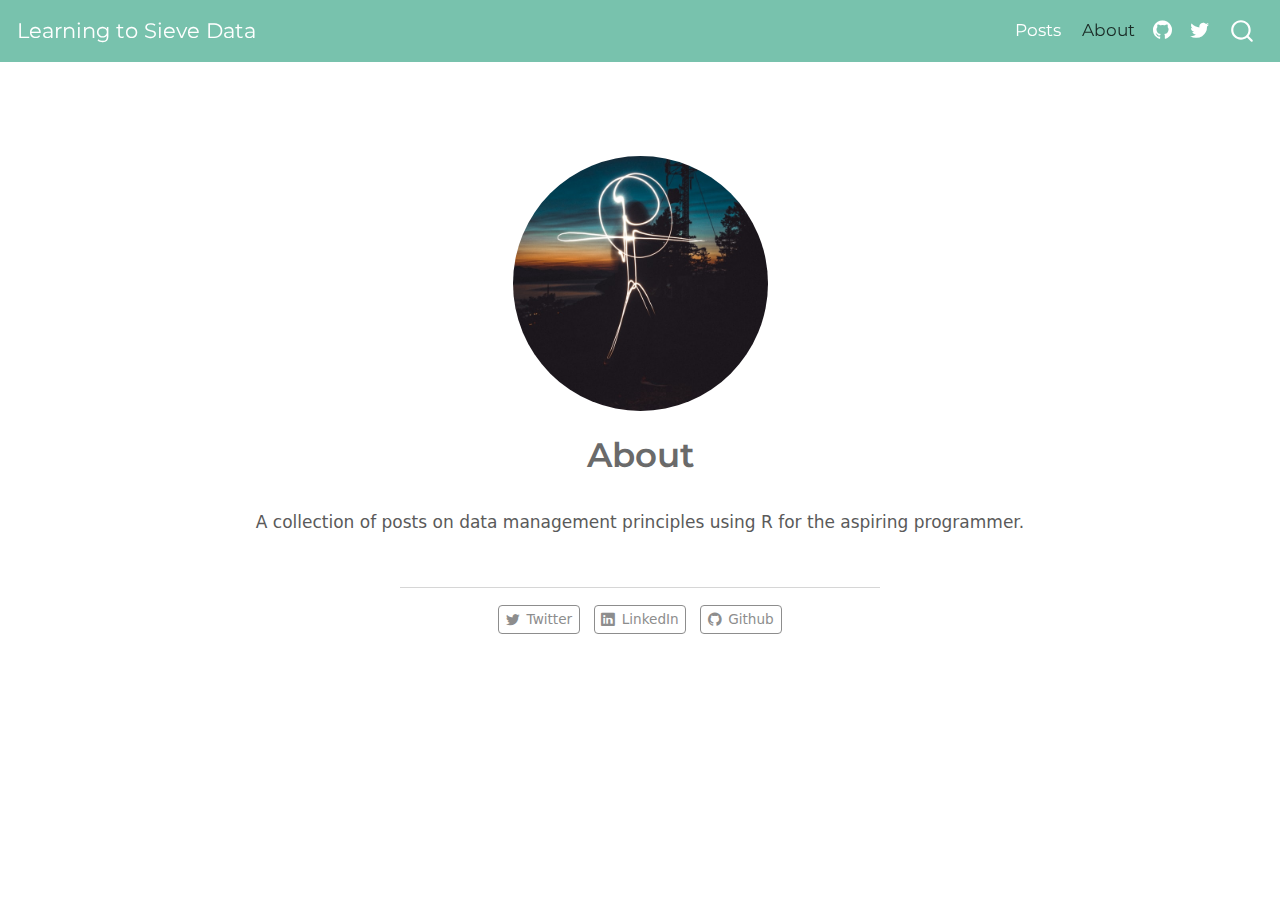
<file: docs/index.html>
<!DOCTYPE html>
<html xmlns="http://www.w3.org/1999/xhtml" lang="en" xml:lang="en"><head>

<meta charset="utf-8">
<meta name="generator" content="quarto-1.3.450">

<meta name="viewport" content="width=device-width, initial-scale=1.0, user-scalable=yes">


<title>Learning to Sieve Data - About</title>
<style>
code{white-space: pre-wrap;}
span.smallcaps{font-variant: small-caps;}
div.columns{display: flex; gap: min(4vw, 1.5em);}
div.column{flex: auto; overflow-x: auto;}
div.hanging-indent{margin-left: 1.5em; text-indent: -1.5em;}
ul.task-list{list-style: none;}
ul.task-list li input[type="checkbox"] {
  width: 0.8em;
  margin: 0 0.8em 0.2em -1em; /* quarto-specific, see https://github.com/quarto-dev/quarto-cli/issues/4556 */ 
  vertical-align: middle;
}
</style>


<script src="site_libs/quarto-nav/quarto-nav.js"></script>
<script src="site_libs/quarto-nav/headroom.min.js"></script>
<script src="site_libs/clipboard/clipboard.min.js"></script>
<script src="site_libs/quarto-search/autocomplete.umd.js"></script>
<script src="site_libs/quarto-search/fuse.min.js"></script>
<script src="site_libs/quarto-search/quarto-search.js"></script>
<meta name="quarto:offset" content="./">
<script src="site_libs/quarto-html/quarto.js"></script>
<script src="site_libs/quarto-html/popper.min.js"></script>
<script src="site_libs/quarto-html/tippy.umd.min.js"></script>
<link href="site_libs/quarto-html/tippy.css" rel="stylesheet">
<link href="site_libs/quarto-html/quarto-syntax-highlighting.css" rel="stylesheet" id="quarto-text-highlighting-styles">
<script src="site_libs/bootstrap/bootstrap.min.js"></script>
<link href="site_libs/bootstrap/bootstrap-icons.css" rel="stylesheet">
<link href="site_libs/bootstrap/bootstrap.min.css" rel="stylesheet" id="quarto-bootstrap" data-mode="light">
<script id="quarto-search-options" type="application/json">{
  "location": "navbar",
  "copy-button": false,
  "collapse-after": 3,
  "panel-placement": "end",
  "type": "overlay",
  "limit": 20,
  "language": {
    "search-no-results-text": "No results",
    "search-matching-documents-text": "matching documents",
    "search-copy-link-title": "Copy link to search",
    "search-hide-matches-text": "Hide additional matches",
    "search-more-match-text": "more match in this document",
    "search-more-matches-text": "more matches in this document",
    "search-clear-button-title": "Clear",
    "search-detached-cancel-button-title": "Cancel",
    "search-submit-button-title": "Submit",
    "search-label": "Search"
  }
}</script>


<link rel="stylesheet" href="styles.css">
</head>

<body class="nav-fixed fullcontent">

<div id="quarto-search-results"></div>
  <header id="quarto-header" class="headroom fixed-top">
    <nav class="navbar navbar-expand-lg navbar-dark ">
      <div class="navbar-container container-fluid">
      <div class="navbar-brand-container">
    <a class="navbar-brand" href="./index.html">
    <span class="navbar-title">Learning to Sieve Data</span>
    </a>
  </div>
            <div id="quarto-search" class="" title="Search"></div>
          <button class="navbar-toggler" type="button" data-bs-toggle="collapse" data-bs-target="#navbarCollapse" aria-controls="navbarCollapse" aria-expanded="false" aria-label="Toggle navigation" onclick="if (window.quartoToggleHeadroom) { window.quartoToggleHeadroom(); }">
  <span class="navbar-toggler-icon"></span>
</button>
          <div class="collapse navbar-collapse" id="navbarCollapse">
            <ul class="navbar-nav navbar-nav-scroll ms-auto">
  <li class="nav-item">
    <a class="nav-link" href="./blog.html" rel="" target="">
 <span class="menu-text">Posts</span></a>
  </li>  
  <li class="nav-item">
    <a class="nav-link active" href="./index.html" rel="" target="" aria-current="page">
 <span class="menu-text">About</span></a>
  </li>  
  <li class="nav-item compact">
    <a class="nav-link" href="https://github.com/tyvan266" rel="" target=""><i class="bi bi-github" role="img">
</i> 
 <span class="menu-text"></span></a>
  </li>  
  <li class="nav-item compact">
    <a class="nav-link" href="https://twitter.com" rel="" target=""><i class="bi bi-twitter" role="img">
</i> 
 <span class="menu-text"></span></a>
  </li>  
</ul>
            <div class="quarto-navbar-tools">
</div>
          </div> <!-- /navcollapse -->
      </div> <!-- /container-fluid -->
    </nav>
</header>
<!-- content -->
<div id="quarto-content" class="quarto-container page-columns page-rows-contents page-layout-article page-navbar">
<!-- sidebar -->
<!-- margin-sidebar -->
    
<!-- main -->
<div class="quarto-about-jolla">
  <img src="profile.jpg" class="about-image
  round " style="height: 15em; width: 15em;">
 <header id="title-block-header" class="quarto-title-block default">
<div class="quarto-title">
<h1 class="title">About</h1>
</div>
<div class="quarto-title-meta">
  </div>
</header><main class="content" id="quarto-document-content">
<p>A collection of posts on data management principles using R for the aspiring programmer.</p>


</main> 
  <hr class="about-sep">
   <div class="about-links">
  <a href="https://twitter.com" class="about-link" rel="" target="">
    <i class="bi bi-twitter"></i>
     <span class="about-link-text">Twitter</span>
  </a>
  <a href="https://linkedin.com" class="about-link" rel="" target="">
    <i class="bi bi-linkedin"></i>
     <span class="about-link-text">LinkedIn</span>
  </a>
  <a href="https://github.com" class="about-link" rel="" target="">
    <i class="bi bi-github"></i>
     <span class="about-link-text">Github</span>
  </a>
</div>
</div>
 <!-- /main -->
<script id="quarto-html-after-body" type="application/javascript">
window.document.addEventListener("DOMContentLoaded", function (event) {
  const toggleBodyColorMode = (bsSheetEl) => {
    const mode = bsSheetEl.getAttribute("data-mode");
    const bodyEl = window.document.querySelector("body");
    if (mode === "dark") {
      bodyEl.classList.add("quarto-dark");
      bodyEl.classList.remove("quarto-light");
    } else {
      bodyEl.classList.add("quarto-light");
      bodyEl.classList.remove("quarto-dark");
    }
  }
  const toggleBodyColorPrimary = () => {
    const bsSheetEl = window.document.querySelector("link#quarto-bootstrap");
    if (bsSheetEl) {
      toggleBodyColorMode(bsSheetEl);
    }
  }
  toggleBodyColorPrimary();  
  const isCodeAnnotation = (el) => {
    for (const clz of el.classList) {
      if (clz.startsWith('code-annotation-')) {                     
        return true;
      }
    }
    return false;
  }
  const clipboard = new window.ClipboardJS('.code-copy-button', {
    text: function(trigger) {
      const codeEl = trigger.previousElementSibling.cloneNode(true);
      for (const childEl of codeEl.children) {
        if (isCodeAnnotation(childEl)) {
          childEl.remove();
        }
      }
      return codeEl.innerText;
    }
  });
  clipboard.on('success', function(e) {
    // button target
    const button = e.trigger;
    // don't keep focus
    button.blur();
    // flash "checked"
    button.classList.add('code-copy-button-checked');
    var currentTitle = button.getAttribute("title");
    button.setAttribute("title", "Copied!");
    let tooltip;
    if (window.bootstrap) {
      button.setAttribute("data-bs-toggle", "tooltip");
      button.setAttribute("data-bs-placement", "left");
      button.setAttribute("data-bs-title", "Copied!");
      tooltip = new bootstrap.Tooltip(button, 
        { trigger: "manual", 
          customClass: "code-copy-button-tooltip",
          offset: [0, -8]});
      tooltip.show();    
    }
    setTimeout(function() {
      if (tooltip) {
        tooltip.hide();
        button.removeAttribute("data-bs-title");
        button.removeAttribute("data-bs-toggle");
        button.removeAttribute("data-bs-placement");
      }
      button.setAttribute("title", currentTitle);
      button.classList.remove('code-copy-button-checked');
    }, 1000);
    // clear code selection
    e.clearSelection();
  });
  function tippyHover(el, contentFn) {
    const config = {
      allowHTML: true,
      content: contentFn,
      maxWidth: 500,
      delay: 100,
      arrow: false,
      appendTo: function(el) {
          return el.parentElement;
      },
      interactive: true,
      interactiveBorder: 10,
      theme: 'quarto',
      placement: 'bottom-start'
    };
    window.tippy(el, config); 
  }
  const noterefs = window.document.querySelectorAll('a[role="doc-noteref"]');
  for (var i=0; i<noterefs.length; i++) {
    const ref = noterefs[i];
    tippyHover(ref, function() {
      // use id or data attribute instead here
      let href = ref.getAttribute('data-footnote-href') || ref.getAttribute('href');
      try { href = new URL(href).hash; } catch {}
      const id = href.replace(/^#\/?/, "");
      const note = window.document.getElementById(id);
      return note.innerHTML;
    });
  }
      let selectedAnnoteEl;
      const selectorForAnnotation = ( cell, annotation) => {
        let cellAttr = 'data-code-cell="' + cell + '"';
        let lineAttr = 'data-code-annotation="' +  annotation + '"';
        const selector = 'span[' + cellAttr + '][' + lineAttr + ']';
        return selector;
      }
      const selectCodeLines = (annoteEl) => {
        const doc = window.document;
        const targetCell = annoteEl.getAttribute("data-target-cell");
        const targetAnnotation = annoteEl.getAttribute("data-target-annotation");
        const annoteSpan = window.document.querySelector(selectorForAnnotation(targetCell, targetAnnotation));
        const lines = annoteSpan.getAttribute("data-code-lines").split(",");
        const lineIds = lines.map((line) => {
          return targetCell + "-" + line;
        })
        let top = null;
        let height = null;
        let parent = null;
        if (lineIds.length > 0) {
            //compute the position of the single el (top and bottom and make a div)
            const el = window.document.getElementById(lineIds[0]);
            top = el.offsetTop;
            height = el.offsetHeight;
            parent = el.parentElement.parentElement;
          if (lineIds.length > 1) {
            const lastEl = window.document.getElementById(lineIds[lineIds.length - 1]);
            const bottom = lastEl.offsetTop + lastEl.offsetHeight;
            height = bottom - top;
          }
          if (top !== null && height !== null && parent !== null) {
            // cook up a div (if necessary) and position it 
            let div = window.document.getElementById("code-annotation-line-highlight");
            if (div === null) {
              div = window.document.createElement("div");
              div.setAttribute("id", "code-annotation-line-highlight");
              div.style.position = 'absolute';
              parent.appendChild(div);
            }
            div.style.top = top - 2 + "px";
            div.style.height = height + 4 + "px";
            let gutterDiv = window.document.getElementById("code-annotation-line-highlight-gutter");
            if (gutterDiv === null) {
              gutterDiv = window.document.createElement("div");
              gutterDiv.setAttribute("id", "code-annotation-line-highlight-gutter");
              gutterDiv.style.position = 'absolute';
              const codeCell = window.document.getElementById(targetCell);
              const gutter = codeCell.querySelector('.code-annotation-gutter');
              gutter.appendChild(gutterDiv);
            }
            gutterDiv.style.top = top - 2 + "px";
            gutterDiv.style.height = height + 4 + "px";
          }
          selectedAnnoteEl = annoteEl;
        }
      };
      const unselectCodeLines = () => {
        const elementsIds = ["code-annotation-line-highlight", "code-annotation-line-highlight-gutter"];
        elementsIds.forEach((elId) => {
          const div = window.document.getElementById(elId);
          if (div) {
            div.remove();
          }
        });
        selectedAnnoteEl = undefined;
      };
      // Attach click handler to the DT
      const annoteDls = window.document.querySelectorAll('dt[data-target-cell]');
      for (const annoteDlNode of annoteDls) {
        annoteDlNode.addEventListener('click', (event) => {
          const clickedEl = event.target;
          if (clickedEl !== selectedAnnoteEl) {
            unselectCodeLines();
            const activeEl = window.document.querySelector('dt[data-target-cell].code-annotation-active');
            if (activeEl) {
              activeEl.classList.remove('code-annotation-active');
            }
            selectCodeLines(clickedEl);
            clickedEl.classList.add('code-annotation-active');
          } else {
            // Unselect the line
            unselectCodeLines();
            clickedEl.classList.remove('code-annotation-active');
          }
        });
      }
  const findCites = (el) => {
    const parentEl = el.parentElement;
    if (parentEl) {
      const cites = parentEl.dataset.cites;
      if (cites) {
        return {
          el,
          cites: cites.split(' ')
        };
      } else {
        return findCites(el.parentElement)
      }
    } else {
      return undefined;
    }
  };
  var bibliorefs = window.document.querySelectorAll('a[role="doc-biblioref"]');
  for (var i=0; i<bibliorefs.length; i++) {
    const ref = bibliorefs[i];
    const citeInfo = findCites(ref);
    if (citeInfo) {
      tippyHover(citeInfo.el, function() {
        var popup = window.document.createElement('div');
        citeInfo.cites.forEach(function(cite) {
          var citeDiv = window.document.createElement('div');
          citeDiv.classList.add('hanging-indent');
          citeDiv.classList.add('csl-entry');
          var biblioDiv = window.document.getElementById('ref-' + cite);
          if (biblioDiv) {
            citeDiv.innerHTML = biblioDiv.innerHTML;
          }
          popup.appendChild(citeDiv);
        });
        return popup.innerHTML;
      });
    }
  }
});
</script>
</div> <!-- /content -->



</body></html>
</file>
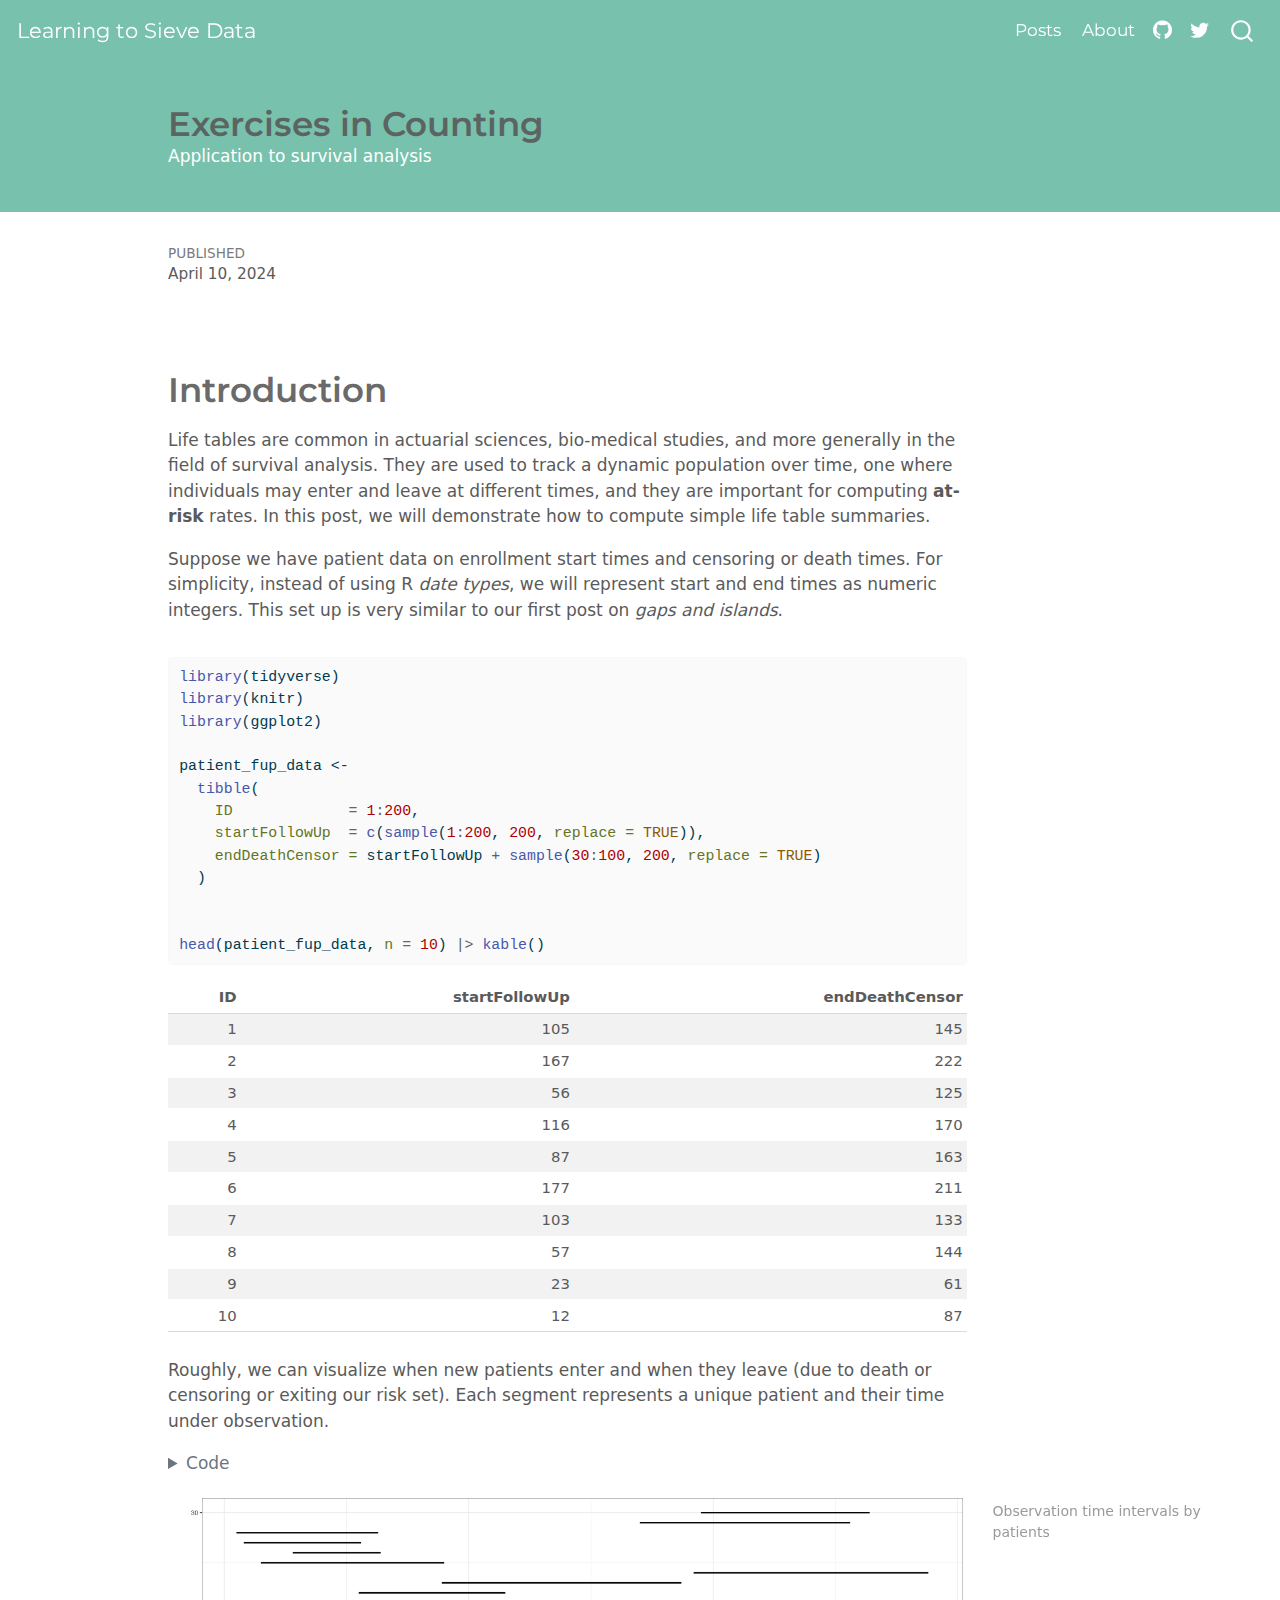
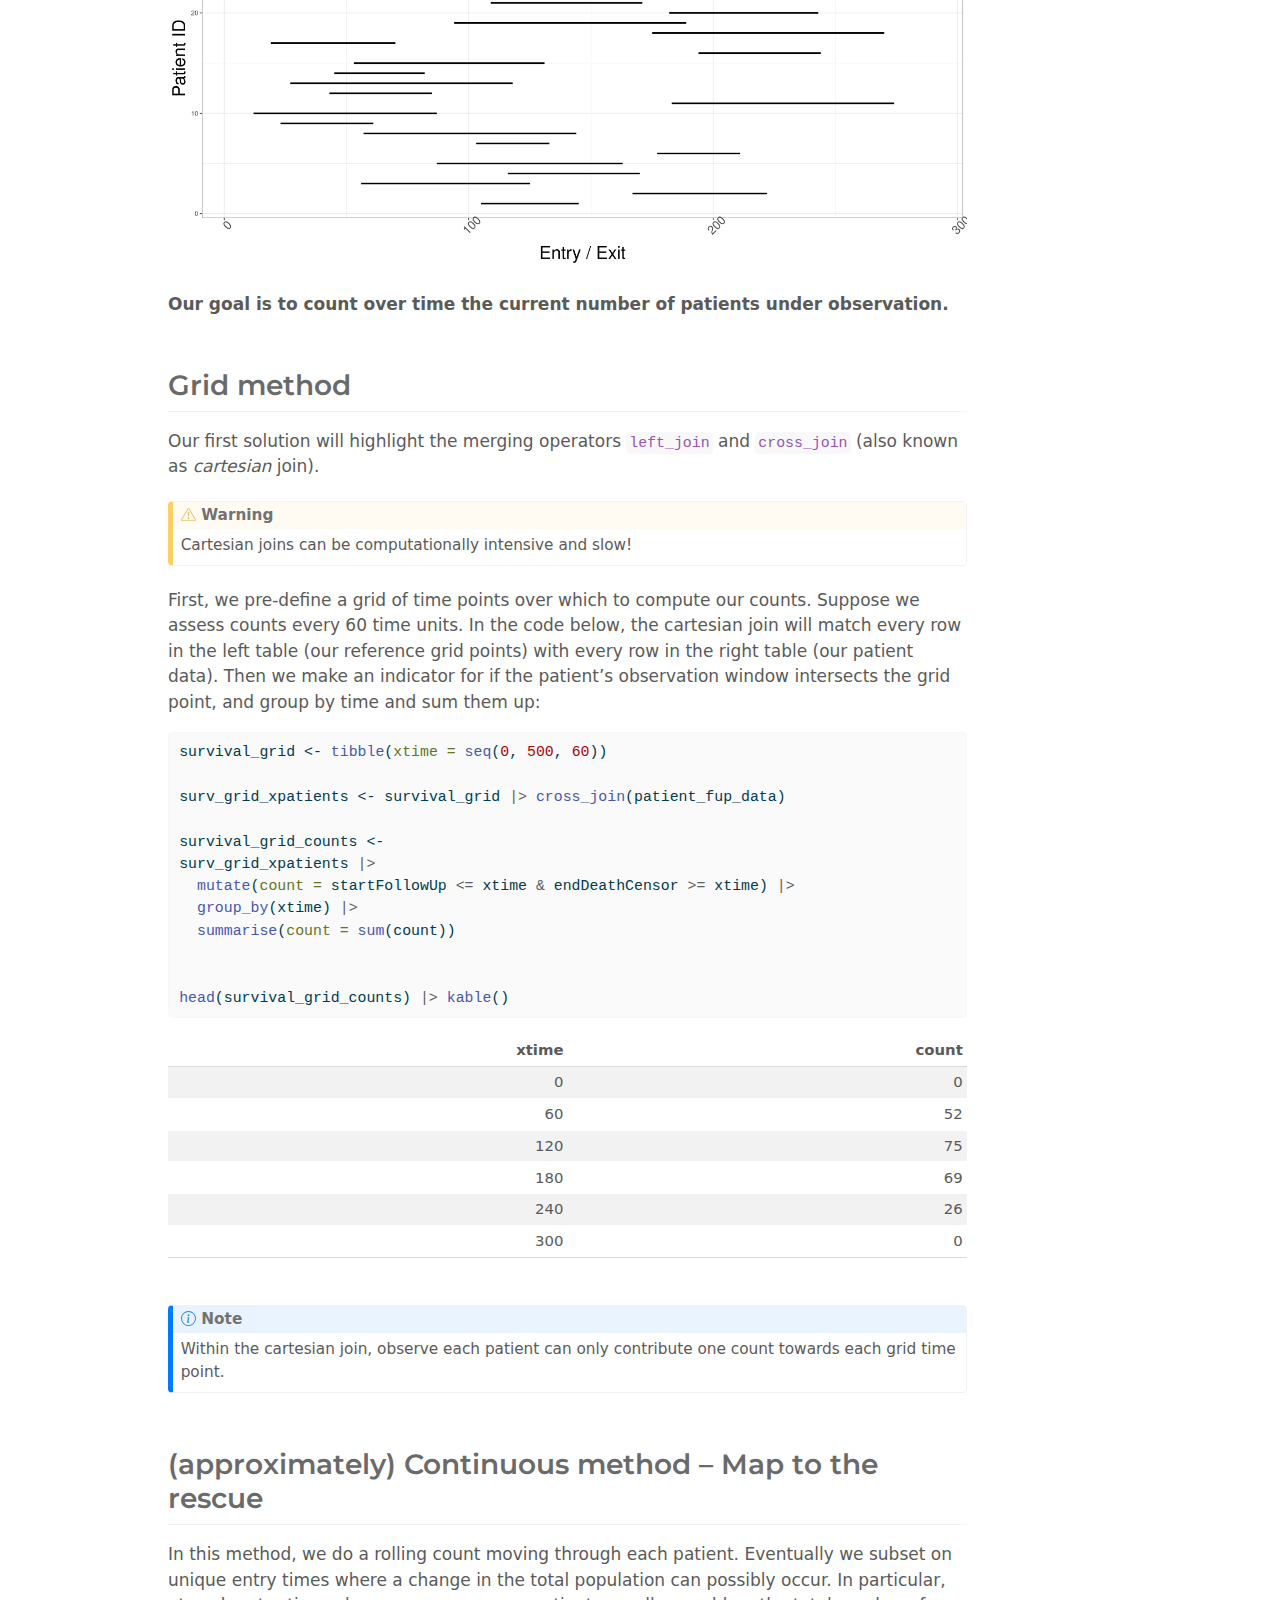
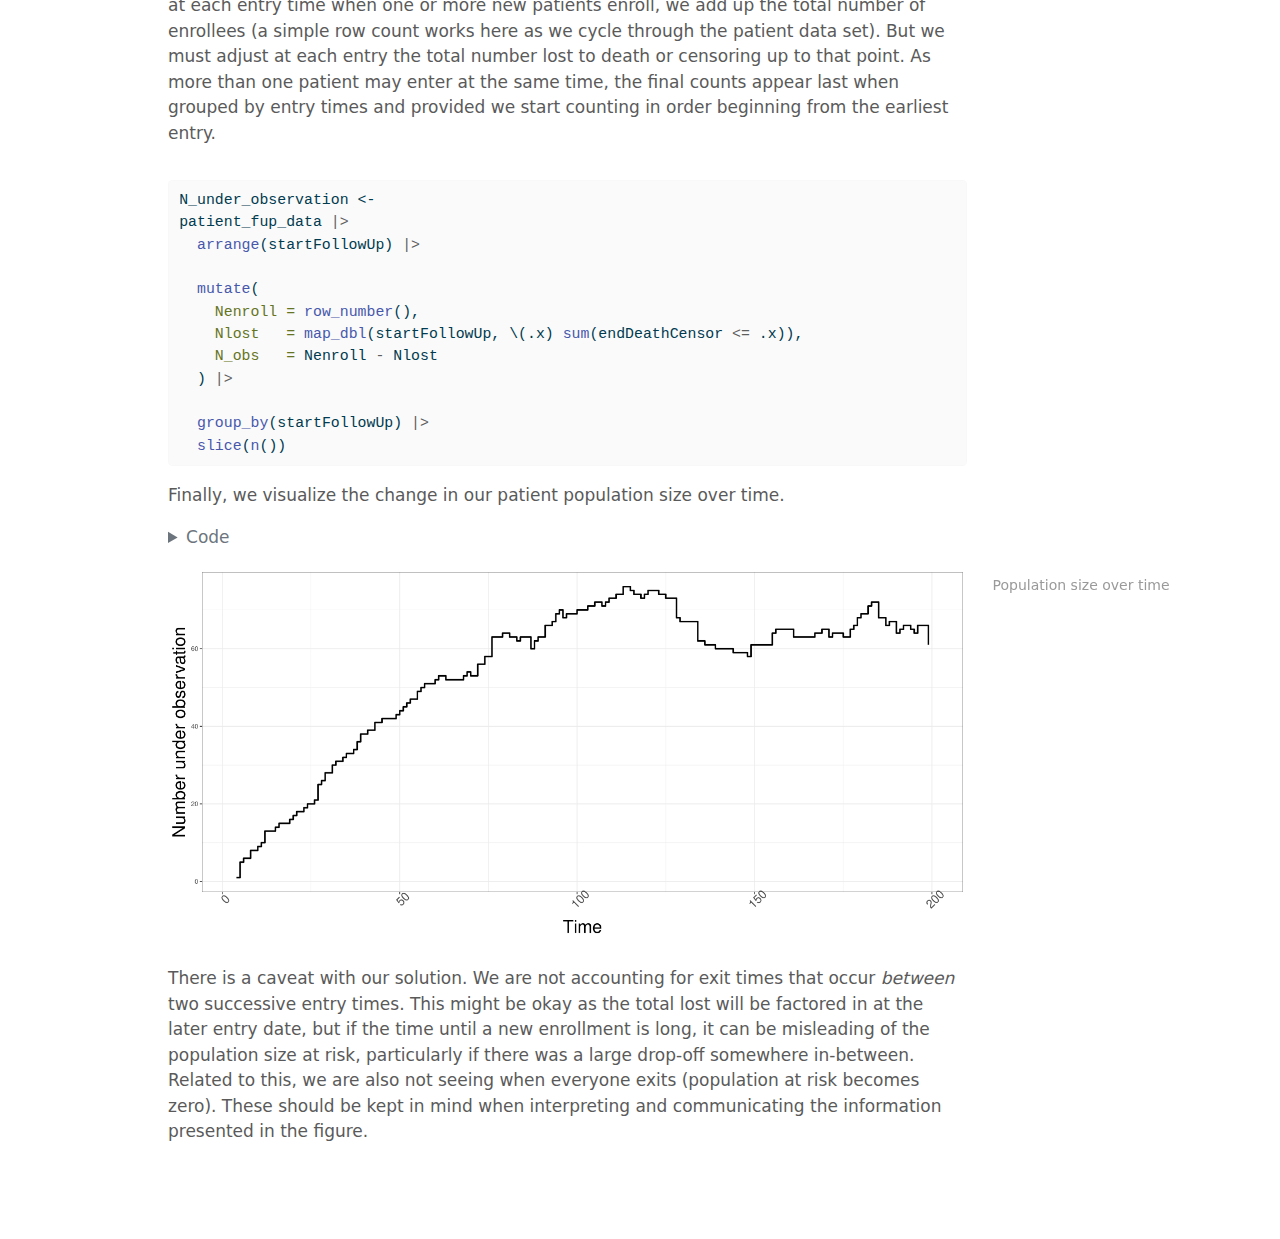
<file: docs/posts/conditional-aggregation-p1/post.html>
<!DOCTYPE html>
<html xmlns="http://www.w3.org/1999/xhtml" lang="en" xml:lang="en"><head>

<meta charset="utf-8">
<meta name="generator" content="quarto-1.3.450">

<meta name="viewport" content="width=device-width, initial-scale=1.0, user-scalable=yes">

<meta name="dcterms.date" content="2024-04-10">
<meta name="description" content="Application to survival analysis">

<title>Learning to Sieve Data - Exercises in Counting</title>
<style>
code{white-space: pre-wrap;}
span.smallcaps{font-variant: small-caps;}
div.columns{display: flex; gap: min(4vw, 1.5em);}
div.column{flex: auto; overflow-x: auto;}
div.hanging-indent{margin-left: 1.5em; text-indent: -1.5em;}
ul.task-list{list-style: none;}
ul.task-list li input[type="checkbox"] {
  width: 0.8em;
  margin: 0 0.8em 0.2em -1em; /* quarto-specific, see https://github.com/quarto-dev/quarto-cli/issues/4556 */ 
  vertical-align: middle;
}
/* CSS for syntax highlighting */
pre > code.sourceCode { white-space: pre; position: relative; }
pre > code.sourceCode > span { display: inline-block; line-height: 1.25; }
pre > code.sourceCode > span:empty { height: 1.2em; }
.sourceCode { overflow: visible; }
code.sourceCode > span { color: inherit; text-decoration: inherit; }
div.sourceCode { margin: 1em 0; }
pre.sourceCode { margin: 0; }
@media screen {
div.sourceCode { overflow: auto; }
}
@media print {
pre > code.sourceCode { white-space: pre-wrap; }
pre > code.sourceCode > span { text-indent: -5em; padding-left: 5em; }
}
pre.numberSource code
  { counter-reset: source-line 0; }
pre.numberSource code > span
  { position: relative; left: -4em; counter-increment: source-line; }
pre.numberSource code > span > a:first-child::before
  { content: counter(source-line);
    position: relative; left: -1em; text-align: right; vertical-align: baseline;
    border: none; display: inline-block;
    -webkit-touch-callout: none; -webkit-user-select: none;
    -khtml-user-select: none; -moz-user-select: none;
    -ms-user-select: none; user-select: none;
    padding: 0 4px; width: 4em;
  }
pre.numberSource { margin-left: 3em;  padding-left: 4px; }
div.sourceCode
  {   }
@media screen {
pre > code.sourceCode > span > a:first-child::before { text-decoration: underline; }
}
</style>


<script src="../../site_libs/quarto-nav/quarto-nav.js"></script>
<script src="../../site_libs/quarto-nav/headroom.min.js"></script>
<script src="../../site_libs/clipboard/clipboard.min.js"></script>
<script src="../../site_libs/quarto-search/autocomplete.umd.js"></script>
<script src="../../site_libs/quarto-search/fuse.min.js"></script>
<script src="../../site_libs/quarto-search/quarto-search.js"></script>
<meta name="quarto:offset" content="../../">
<script src="../../site_libs/quarto-html/quarto.js"></script>
<script src="../../site_libs/quarto-html/popper.min.js"></script>
<script src="../../site_libs/quarto-html/tippy.umd.min.js"></script>
<script src="../../site_libs/quarto-html/anchor.min.js"></script>
<link href="../../site_libs/quarto-html/tippy.css" rel="stylesheet">
<link href="../../site_libs/quarto-html/quarto-syntax-highlighting.css" rel="stylesheet" id="quarto-text-highlighting-styles">
<script src="../../site_libs/bootstrap/bootstrap.min.js"></script>
<link href="../../site_libs/bootstrap/bootstrap-icons.css" rel="stylesheet">
<link href="../../site_libs/bootstrap/bootstrap.min.css" rel="stylesheet" id="quarto-bootstrap" data-mode="light">
<script id="quarto-search-options" type="application/json">{
  "location": "navbar",
  "copy-button": false,
  "collapse-after": 3,
  "panel-placement": "end",
  "type": "overlay",
  "limit": 20,
  "language": {
    "search-no-results-text": "No results",
    "search-matching-documents-text": "matching documents",
    "search-copy-link-title": "Copy link to search",
    "search-hide-matches-text": "Hide additional matches",
    "search-more-match-text": "more match in this document",
    "search-more-matches-text": "more matches in this document",
    "search-clear-button-title": "Clear",
    "search-detached-cancel-button-title": "Cancel",
    "search-submit-button-title": "Submit",
    "search-label": "Search"
  }
}</script>


<link rel="stylesheet" href="../../styles.css">
</head>

<body class="nav-fixed">

<div id="quarto-search-results"></div>
  <header id="quarto-header" class="headroom fixed-top">
    <nav class="navbar navbar-expand-lg navbar-dark ">
      <div class="navbar-container container-fluid">
      <div class="navbar-brand-container">
    <a class="navbar-brand" href="../../index.html">
    <span class="navbar-title">Learning to Sieve Data</span>
    </a>
  </div>
            <div id="quarto-search" class="" title="Search"></div>
          <button class="navbar-toggler" type="button" data-bs-toggle="collapse" data-bs-target="#navbarCollapse" aria-controls="navbarCollapse" aria-expanded="false" aria-label="Toggle navigation" onclick="if (window.quartoToggleHeadroom) { window.quartoToggleHeadroom(); }">
  <span class="navbar-toggler-icon"></span>
</button>
          <div class="collapse navbar-collapse" id="navbarCollapse">
            <ul class="navbar-nav navbar-nav-scroll ms-auto">
  <li class="nav-item">
    <a class="nav-link" href="../../blog.html" rel="" target="">
 <span class="menu-text">Posts</span></a>
  </li>  
  <li class="nav-item">
    <a class="nav-link" href="../../index.html" rel="" target="">
 <span class="menu-text">About</span></a>
  </li>  
  <li class="nav-item compact">
    <a class="nav-link" href="https://github.com/tyvan266" rel="" target=""><i class="bi bi-github" role="img">
</i> 
 <span class="menu-text"></span></a>
  </li>  
  <li class="nav-item compact">
    <a class="nav-link" href="https://twitter.com" rel="" target=""><i class="bi bi-twitter" role="img">
</i> 
 <span class="menu-text"></span></a>
  </li>  
</ul>
            <div class="quarto-navbar-tools">
</div>
          </div> <!-- /navcollapse -->
      </div> <!-- /container-fluid -->
    </nav>
</header>
<!-- content -->
<header id="title-block-header" class="quarto-title-block default page-columns page-full">
  <div class="quarto-title-banner page-columns page-full">
    <div class="quarto-title column-body">
      <h1 class="title">Exercises in Counting</h1>
                  <div>
        <div class="description">
          Application to survival analysis
        </div>
      </div>
                </div>
  </div>
    
  
  <div class="quarto-title-meta">

      
      <div>
      <div class="quarto-title-meta-heading">Published</div>
      <div class="quarto-title-meta-contents">
        <p class="date">April 10, 2024</p>
      </div>
    </div>
    
      
    </div>
    
  
  </header><div id="quarto-content" class="quarto-container page-columns page-rows-contents page-layout-article page-navbar">
<!-- sidebar -->
<!-- margin-sidebar -->
    <div id="quarto-margin-sidebar" class="sidebar margin-sidebar">
        
    </div>
<!-- main -->
<main class="content quarto-banner-title-block page-columns page-full" id="quarto-document-content">




<section id="introduction" class="level1 page-columns page-full">
<h1>Introduction</h1>
<p>Life tables are common in actuarial sciences, bio-medical studies, and more generally in the field of survival analysis. They are used to track a dynamic population over time, one where individuals may enter and leave at different times, and they are important for computing <strong>at-risk</strong> rates. In this post, we will demonstrate how to compute simple life table summaries.</p>
<p>Suppose we have patient data on enrollment start times and censoring or death times. For simplicity, instead of using R <em>date types</em>, we will represent start and end times as numeric integers. This set up is very similar to our first post on <em>gaps and islands</em>.</p>
<div class="cell">
<div class="sourceCode cell-code" id="cb1"><pre class="sourceCode r code-with-copy"><code class="sourceCode r"><span id="cb1-1"><a href="#cb1-1" aria-hidden="true" tabindex="-1"></a><span class="fu">library</span>(tidyverse)</span>
<span id="cb1-2"><a href="#cb1-2" aria-hidden="true" tabindex="-1"></a><span class="fu">library</span>(knitr)</span>
<span id="cb1-3"><a href="#cb1-3" aria-hidden="true" tabindex="-1"></a><span class="fu">library</span>(ggplot2)</span>
<span id="cb1-4"><a href="#cb1-4" aria-hidden="true" tabindex="-1"></a></span>
<span id="cb1-5"><a href="#cb1-5" aria-hidden="true" tabindex="-1"></a>patient_fup_data <span class="ot">&lt;-</span> </span>
<span id="cb1-6"><a href="#cb1-6" aria-hidden="true" tabindex="-1"></a>  <span class="fu">tibble</span>(</span>
<span id="cb1-7"><a href="#cb1-7" aria-hidden="true" tabindex="-1"></a>    <span class="at">ID             =</span> <span class="dv">1</span><span class="sc">:</span><span class="dv">200</span>, </span>
<span id="cb1-8"><a href="#cb1-8" aria-hidden="true" tabindex="-1"></a>    <span class="at">startFollowUp  =</span> <span class="fu">c</span>(<span class="fu">sample</span>(<span class="dv">1</span><span class="sc">:</span><span class="dv">200</span>, <span class="dv">200</span>, <span class="at">replace =</span> <span class="cn">TRUE</span>)),</span>
<span id="cb1-9"><a href="#cb1-9" aria-hidden="true" tabindex="-1"></a>    <span class="at">endDeathCensor =</span> startFollowUp <span class="sc">+</span> <span class="fu">sample</span>(<span class="dv">30</span><span class="sc">:</span><span class="dv">100</span>, <span class="dv">200</span>, <span class="at">replace =</span> <span class="cn">TRUE</span>)  </span>
<span id="cb1-10"><a href="#cb1-10" aria-hidden="true" tabindex="-1"></a>  )</span>
<span id="cb1-11"><a href="#cb1-11" aria-hidden="true" tabindex="-1"></a></span>
<span id="cb1-12"><a href="#cb1-12" aria-hidden="true" tabindex="-1"></a></span>
<span id="cb1-13"><a href="#cb1-13" aria-hidden="true" tabindex="-1"></a><span class="fu">head</span>(patient_fup_data, <span class="at">n =</span> <span class="dv">10</span>) <span class="sc">|&gt;</span> <span class="fu">kable</span>()</span></code><button title="Copy to Clipboard" class="code-copy-button"><i class="bi"></i></button></pre></div>
<div class="cell-output-display">
<table class="table table-sm table-striped small">
<thead>
<tr class="header">
<th style="text-align: right;">ID</th>
<th style="text-align: right;">startFollowUp</th>
<th style="text-align: right;">endDeathCensor</th>
</tr>
</thead>
<tbody>
<tr class="odd">
<td style="text-align: right;">1</td>
<td style="text-align: right;">105</td>
<td style="text-align: right;">145</td>
</tr>
<tr class="even">
<td style="text-align: right;">2</td>
<td style="text-align: right;">167</td>
<td style="text-align: right;">222</td>
</tr>
<tr class="odd">
<td style="text-align: right;">3</td>
<td style="text-align: right;">56</td>
<td style="text-align: right;">125</td>
</tr>
<tr class="even">
<td style="text-align: right;">4</td>
<td style="text-align: right;">116</td>
<td style="text-align: right;">170</td>
</tr>
<tr class="odd">
<td style="text-align: right;">5</td>
<td style="text-align: right;">87</td>
<td style="text-align: right;">163</td>
</tr>
<tr class="even">
<td style="text-align: right;">6</td>
<td style="text-align: right;">177</td>
<td style="text-align: right;">211</td>
</tr>
<tr class="odd">
<td style="text-align: right;">7</td>
<td style="text-align: right;">103</td>
<td style="text-align: right;">133</td>
</tr>
<tr class="even">
<td style="text-align: right;">8</td>
<td style="text-align: right;">57</td>
<td style="text-align: right;">144</td>
</tr>
<tr class="odd">
<td style="text-align: right;">9</td>
<td style="text-align: right;">23</td>
<td style="text-align: right;">61</td>
</tr>
<tr class="even">
<td style="text-align: right;">10</td>
<td style="text-align: right;">12</td>
<td style="text-align: right;">87</td>
</tr>
</tbody>
</table>
</div>
</div>
<p>Roughly, we can visualize when new patients enter and when they leave (due to death or censoring or exiting our risk set). Each segment represents a unique patient and their time under observation.</p>
<div class="cell page-columns page-full">
<details>
<summary>Code</summary>
<div class="sourceCode cell-code" id="cb2"><pre class="sourceCode r code-with-copy"><code class="sourceCode r"><span id="cb2-1"><a href="#cb2-1" aria-hidden="true" tabindex="-1"></a><span class="fu">ggplot</span>(patient_fup_data <span class="sc">|&gt;</span> <span class="fu">filter</span>(ID <span class="sc">&lt;=</span> <span class="dv">30</span>)) <span class="sc">+</span></span>
<span id="cb2-2"><a href="#cb2-2" aria-hidden="true" tabindex="-1"></a>  <span class="fu">geom_linerange</span>(</span>
<span id="cb2-3"><a href="#cb2-3" aria-hidden="true" tabindex="-1"></a>    <span class="fu">aes</span>(<span class="at">xmin =</span> startFollowUp, <span class="at">xmax =</span> endDeathCensor, <span class="at">y =</span> ID)</span>
<span id="cb2-4"><a href="#cb2-4" aria-hidden="true" tabindex="-1"></a>    , <span class="at">linewidth =</span> <span class="dv">1</span>) <span class="sc">+</span></span>
<span id="cb2-5"><a href="#cb2-5" aria-hidden="true" tabindex="-1"></a>  </span>
<span id="cb2-6"><a href="#cb2-6" aria-hidden="true" tabindex="-1"></a>  <span class="fu">theme_bw</span>() <span class="sc">+</span></span>
<span id="cb2-7"><a href="#cb2-7" aria-hidden="true" tabindex="-1"></a>  <span class="fu">xlab</span>(<span class="st">"Entry / Exit"</span>) <span class="sc">+</span></span>
<span id="cb2-8"><a href="#cb2-8" aria-hidden="true" tabindex="-1"></a>  <span class="fu">ylab</span>(<span class="st">"Patient ID"</span>) <span class="sc">+</span> </span>
<span id="cb2-9"><a href="#cb2-9" aria-hidden="true" tabindex="-1"></a>  </span>
<span id="cb2-10"><a href="#cb2-10" aria-hidden="true" tabindex="-1"></a>  <span class="fu">theme</span>(</span>
<span id="cb2-11"><a href="#cb2-11" aria-hidden="true" tabindex="-1"></a>    <span class="at">axis.text.x =</span> <span class="fu">element_text</span>(<span class="at">size =</span> <span class="dv">16</span>, <span class="at">angle =</span> <span class="dv">45</span>),</span>
<span id="cb2-12"><a href="#cb2-12" aria-hidden="true" tabindex="-1"></a>    <span class="at">strip.text =</span> <span class="fu">element_text</span>(<span class="at">size =</span> <span class="dv">18</span>), </span>
<span id="cb2-13"><a href="#cb2-13" aria-hidden="true" tabindex="-1"></a>    <span class="at">axis.title.x =</span> <span class="fu">element_text</span>(<span class="at">size =</span> <span class="dv">24</span>),</span>
<span id="cb2-14"><a href="#cb2-14" aria-hidden="true" tabindex="-1"></a>    <span class="at">axis.title.y =</span> <span class="fu">element_text</span>(<span class="at">size =</span> <span class="dv">24</span>),</span>
<span id="cb2-15"><a href="#cb2-15" aria-hidden="true" tabindex="-1"></a>    <span class="at">legend.position =</span> <span class="st">'right'</span></span>
<span id="cb2-16"><a href="#cb2-16" aria-hidden="true" tabindex="-1"></a>  )</span></code><button title="Copy to Clipboard" class="code-copy-button"><i class="bi"></i></button></pre></div>
</details>
<div class="cell-output-display page-columns page-full">
<div class="quarto-figure quarto-figure-center page-columns page-full">
<figure class="figure page-columns page-full">
<p><img src="post_files/figure-html/unnamed-chunk-2-1.png" class="img-fluid figure-img" width="1440"></p>
<figcaption class="figure-caption margin-caption">Observation time intervals by patients</figcaption>
</figure>
</div>
</div>
</div>
<p><strong>Our goal is to count over time the current number of patients under observation.</strong></p>
<section id="grid-method" class="level2">
<h2 class="anchored" data-anchor-id="grid-method">Grid method</h2>
<p>Our first solution will highlight the merging operators <code>left_join</code> and <code>cross_join</code> (also known as <em>cartesian</em> join).</p>
<div class="callout callout-style-default callout-warning callout-titled">
<div class="callout-header d-flex align-content-center">
<div class="callout-icon-container">
<i class="callout-icon"></i>
</div>
<div class="callout-title-container flex-fill">
Warning
</div>
</div>
<div class="callout-body-container callout-body">
<p>Cartesian joins can be computationally intensive and slow!</p>
</div>
</div>
<p>First, we pre-define a grid of time points over which to compute our counts. Suppose we assess counts every 60 time units. In the code below, the cartesian join will match every row in the left table (our reference grid points) with every row in the right table (our patient data). Then we make an indicator for if the patient’s observation window intersects the grid point, and group by time and sum them up:</p>
<div class="cell">
<div class="sourceCode cell-code" id="cb3"><pre class="sourceCode r code-with-copy"><code class="sourceCode r"><span id="cb3-1"><a href="#cb3-1" aria-hidden="true" tabindex="-1"></a>survival_grid <span class="ot">&lt;-</span> <span class="fu">tibble</span>(<span class="at">xtime =</span> <span class="fu">seq</span>(<span class="dv">0</span>, <span class="dv">500</span>, <span class="dv">60</span>))</span>
<span id="cb3-2"><a href="#cb3-2" aria-hidden="true" tabindex="-1"></a></span>
<span id="cb3-3"><a href="#cb3-3" aria-hidden="true" tabindex="-1"></a>surv_grid_xpatients <span class="ot">&lt;-</span> survival_grid <span class="sc">|&gt;</span> <span class="fu">cross_join</span>(patient_fup_data)</span>
<span id="cb3-4"><a href="#cb3-4" aria-hidden="true" tabindex="-1"></a></span>
<span id="cb3-5"><a href="#cb3-5" aria-hidden="true" tabindex="-1"></a>survival_grid_counts <span class="ot">&lt;-</span> </span>
<span id="cb3-6"><a href="#cb3-6" aria-hidden="true" tabindex="-1"></a>surv_grid_xpatients <span class="sc">|&gt;</span> </span>
<span id="cb3-7"><a href="#cb3-7" aria-hidden="true" tabindex="-1"></a>  <span class="fu">mutate</span>(<span class="at">count =</span> startFollowUp <span class="sc">&lt;=</span> xtime <span class="sc">&amp;</span> endDeathCensor <span class="sc">&gt;=</span> xtime) <span class="sc">|&gt;</span> </span>
<span id="cb3-8"><a href="#cb3-8" aria-hidden="true" tabindex="-1"></a>  <span class="fu">group_by</span>(xtime) <span class="sc">|&gt;</span> </span>
<span id="cb3-9"><a href="#cb3-9" aria-hidden="true" tabindex="-1"></a>  <span class="fu">summarise</span>(<span class="at">count =</span> <span class="fu">sum</span>(count))</span>
<span id="cb3-10"><a href="#cb3-10" aria-hidden="true" tabindex="-1"></a></span>
<span id="cb3-11"><a href="#cb3-11" aria-hidden="true" tabindex="-1"></a></span>
<span id="cb3-12"><a href="#cb3-12" aria-hidden="true" tabindex="-1"></a><span class="fu">head</span>(survival_grid_counts) <span class="sc">|&gt;</span> <span class="fu">kable</span>()</span></code><button title="Copy to Clipboard" class="code-copy-button"><i class="bi"></i></button></pre></div>
<div class="cell-output-display">
<table class="table table-sm table-striped small">
<thead>
<tr class="header">
<th style="text-align: right;">xtime</th>
<th style="text-align: right;">count</th>
</tr>
</thead>
<tbody>
<tr class="odd">
<td style="text-align: right;">0</td>
<td style="text-align: right;">0</td>
</tr>
<tr class="even">
<td style="text-align: right;">60</td>
<td style="text-align: right;">52</td>
</tr>
<tr class="odd">
<td style="text-align: right;">120</td>
<td style="text-align: right;">75</td>
</tr>
<tr class="even">
<td style="text-align: right;">180</td>
<td style="text-align: right;">69</td>
</tr>
<tr class="odd">
<td style="text-align: right;">240</td>
<td style="text-align: right;">26</td>
</tr>
<tr class="even">
<td style="text-align: right;">300</td>
<td style="text-align: right;">0</td>
</tr>
</tbody>
</table>
</div>
</div>
<div class="callout callout-style-default callout-note callout-titled">
<div class="callout-header d-flex align-content-center">
<div class="callout-icon-container">
<i class="callout-icon"></i>
</div>
<div class="callout-title-container flex-fill">
Note
</div>
</div>
<div class="callout-body-container callout-body">
<p>Within the cartesian join, observe each patient can only contribute one count towards each grid time point.</p>
</div>
</div>
</section>
<section id="approximately-continuous-method-map-to-the-rescue" class="level2 page-columns page-full">
<h2 class="anchored" data-anchor-id="approximately-continuous-method-map-to-the-rescue">(approximately) Continuous method – Map to the rescue</h2>
<p>In this method, we do a rolling count moving through each patient. Eventually we subset on unique entry times where a change in the total population can possibly occur. In particular, at each entry time when one or more new patients enroll, we add up the total number of enrollees (a simple row count works here as we cycle through the patient data set). But we must adjust at each entry the total number lost to death or censoring up to that point. As more than one patient may enter at the same time, the final counts appear last when grouped by entry times and provided we start counting in order beginning from the earliest entry.</p>
<div class="cell">
<div class="sourceCode cell-code" id="cb4"><pre class="sourceCode r code-with-copy"><code class="sourceCode r"><span id="cb4-1"><a href="#cb4-1" aria-hidden="true" tabindex="-1"></a>N_under_observation <span class="ot">&lt;-</span> </span>
<span id="cb4-2"><a href="#cb4-2" aria-hidden="true" tabindex="-1"></a>patient_fup_data <span class="sc">|&gt;</span> </span>
<span id="cb4-3"><a href="#cb4-3" aria-hidden="true" tabindex="-1"></a>  <span class="fu">arrange</span>(startFollowUp) <span class="sc">|&gt;</span> </span>
<span id="cb4-4"><a href="#cb4-4" aria-hidden="true" tabindex="-1"></a>  </span>
<span id="cb4-5"><a href="#cb4-5" aria-hidden="true" tabindex="-1"></a>  <span class="fu">mutate</span>(</span>
<span id="cb4-6"><a href="#cb4-6" aria-hidden="true" tabindex="-1"></a>    <span class="at">Nenroll =</span> <span class="fu">row_number</span>(), </span>
<span id="cb4-7"><a href="#cb4-7" aria-hidden="true" tabindex="-1"></a>    <span class="at">Nlost   =</span> <span class="fu">map_dbl</span>(startFollowUp, \(.x) <span class="fu">sum</span>(endDeathCensor <span class="sc">&lt;=</span> .x)), </span>
<span id="cb4-8"><a href="#cb4-8" aria-hidden="true" tabindex="-1"></a>    <span class="at">N_obs   =</span> Nenroll <span class="sc">-</span> Nlost </span>
<span id="cb4-9"><a href="#cb4-9" aria-hidden="true" tabindex="-1"></a>  ) <span class="sc">|&gt;</span> </span>
<span id="cb4-10"><a href="#cb4-10" aria-hidden="true" tabindex="-1"></a>  </span>
<span id="cb4-11"><a href="#cb4-11" aria-hidden="true" tabindex="-1"></a>  <span class="fu">group_by</span>(startFollowUp) <span class="sc">|&gt;</span> </span>
<span id="cb4-12"><a href="#cb4-12" aria-hidden="true" tabindex="-1"></a>  <span class="fu">slice</span>(<span class="fu">n</span>()) </span></code><button title="Copy to Clipboard" class="code-copy-button"><i class="bi"></i></button></pre></div>
</div>
<p>Finally, we visualize the change in our patient population size over time.</p>
<div class="cell page-columns page-full">
<details>
<summary>Code</summary>
<div class="sourceCode cell-code" id="cb5"><pre class="sourceCode r code-with-copy"><code class="sourceCode r"><span id="cb5-1"><a href="#cb5-1" aria-hidden="true" tabindex="-1"></a><span class="fu">ggplot</span>(N_under_observation, <span class="fu">aes</span>(<span class="at">x =</span> startFollowUp, <span class="at">y =</span> N_obs)) <span class="sc">+</span> </span>
<span id="cb5-2"><a href="#cb5-2" aria-hidden="true" tabindex="-1"></a>  <span class="fu">geom_step</span>(<span class="at">size =</span> <span class="dv">1</span>) <span class="sc">+</span> </span>
<span id="cb5-3"><a href="#cb5-3" aria-hidden="true" tabindex="-1"></a>  <span class="fu">xlab</span>(<span class="st">"Time"</span>) <span class="sc">+</span> </span>
<span id="cb5-4"><a href="#cb5-4" aria-hidden="true" tabindex="-1"></a>  <span class="fu">ylab</span>(<span class="st">"Number under observation"</span>) <span class="sc">+</span> </span>
<span id="cb5-5"><a href="#cb5-5" aria-hidden="true" tabindex="-1"></a>  <span class="fu">theme_bw</span>() <span class="sc">+</span> </span>
<span id="cb5-6"><a href="#cb5-6" aria-hidden="true" tabindex="-1"></a>  <span class="fu">theme</span>(</span>
<span id="cb5-7"><a href="#cb5-7" aria-hidden="true" tabindex="-1"></a>    <span class="at">axis.text.x =</span> <span class="fu">element_text</span>(<span class="at">size =</span> <span class="dv">16</span>, <span class="at">angle =</span> <span class="dv">45</span>),</span>
<span id="cb5-8"><a href="#cb5-8" aria-hidden="true" tabindex="-1"></a>    <span class="at">strip.text =</span> <span class="fu">element_text</span>(<span class="at">size =</span> <span class="dv">18</span>), </span>
<span id="cb5-9"><a href="#cb5-9" aria-hidden="true" tabindex="-1"></a>    <span class="at">axis.title.x =</span> <span class="fu">element_text</span>(<span class="at">size =</span> <span class="dv">24</span>),</span>
<span id="cb5-10"><a href="#cb5-10" aria-hidden="true" tabindex="-1"></a>    <span class="at">axis.title.y =</span> <span class="fu">element_text</span>(<span class="at">size =</span> <span class="dv">24</span>),</span>
<span id="cb5-11"><a href="#cb5-11" aria-hidden="true" tabindex="-1"></a>    <span class="at">legend.position =</span> <span class="st">'right'</span></span>
<span id="cb5-12"><a href="#cb5-12" aria-hidden="true" tabindex="-1"></a>  )</span></code><button title="Copy to Clipboard" class="code-copy-button"><i class="bi"></i></button></pre></div>
</details>
<div class="cell-output-display page-columns page-full">
<div class="quarto-figure quarto-figure-center page-columns page-full">
<figure class="figure page-columns page-full">
<p><img src="post_files/figure-html/unnamed-chunk-5-1.png" class="img-fluid figure-img" width="1440"></p>
<figcaption class="figure-caption margin-caption">Population size over time</figcaption>
</figure>
</div>
</div>
</div>
<p>There is a caveat with our solution. We are not accounting for exit times that occur <em>between</em> two successive entry times. This might be okay as the total lost will be factored in at the later entry date, but if the time until a new enrollment is long, it can be misleading of the population size at risk, particularly if there was a large drop-off somewhere in-between. Related to this, we are also not seeing when everyone exits (population at risk becomes zero). These should be kept in mind when interpreting and communicating the information presented in the figure.</p>


</section>
</section>

</main> <!-- /main -->
<script id="quarto-html-after-body" type="application/javascript">
window.document.addEventListener("DOMContentLoaded", function (event) {
  const toggleBodyColorMode = (bsSheetEl) => {
    const mode = bsSheetEl.getAttribute("data-mode");
    const bodyEl = window.document.querySelector("body");
    if (mode === "dark") {
      bodyEl.classList.add("quarto-dark");
      bodyEl.classList.remove("quarto-light");
    } else {
      bodyEl.classList.add("quarto-light");
      bodyEl.classList.remove("quarto-dark");
    }
  }
  const toggleBodyColorPrimary = () => {
    const bsSheetEl = window.document.querySelector("link#quarto-bootstrap");
    if (bsSheetEl) {
      toggleBodyColorMode(bsSheetEl);
    }
  }
  toggleBodyColorPrimary();  
  const icon = "";
  const anchorJS = new window.AnchorJS();
  anchorJS.options = {
    placement: 'right',
    icon: icon
  };
  anchorJS.add('.anchored');
  const isCodeAnnotation = (el) => {
    for (const clz of el.classList) {
      if (clz.startsWith('code-annotation-')) {                     
        return true;
      }
    }
    return false;
  }
  const clipboard = new window.ClipboardJS('.code-copy-button', {
    text: function(trigger) {
      const codeEl = trigger.previousElementSibling.cloneNode(true);
      for (const childEl of codeEl.children) {
        if (isCodeAnnotation(childEl)) {
          childEl.remove();
        }
      }
      return codeEl.innerText;
    }
  });
  clipboard.on('success', function(e) {
    // button target
    const button = e.trigger;
    // don't keep focus
    button.blur();
    // flash "checked"
    button.classList.add('code-copy-button-checked');
    var currentTitle = button.getAttribute("title");
    button.setAttribute("title", "Copied!");
    let tooltip;
    if (window.bootstrap) {
      button.setAttribute("data-bs-toggle", "tooltip");
      button.setAttribute("data-bs-placement", "left");
      button.setAttribute("data-bs-title", "Copied!");
      tooltip = new bootstrap.Tooltip(button, 
        { trigger: "manual", 
          customClass: "code-copy-button-tooltip",
          offset: [0, -8]});
      tooltip.show();    
    }
    setTimeout(function() {
      if (tooltip) {
        tooltip.hide();
        button.removeAttribute("data-bs-title");
        button.removeAttribute("data-bs-toggle");
        button.removeAttribute("data-bs-placement");
      }
      button.setAttribute("title", currentTitle);
      button.classList.remove('code-copy-button-checked');
    }, 1000);
    // clear code selection
    e.clearSelection();
  });
  function tippyHover(el, contentFn) {
    const config = {
      allowHTML: true,
      content: contentFn,
      maxWidth: 500,
      delay: 100,
      arrow: false,
      appendTo: function(el) {
          return el.parentElement;
      },
      interactive: true,
      interactiveBorder: 10,
      theme: 'quarto',
      placement: 'bottom-start'
    };
    window.tippy(el, config); 
  }
  const noterefs = window.document.querySelectorAll('a[role="doc-noteref"]');
  for (var i=0; i<noterefs.length; i++) {
    const ref = noterefs[i];
    tippyHover(ref, function() {
      // use id or data attribute instead here
      let href = ref.getAttribute('data-footnote-href') || ref.getAttribute('href');
      try { href = new URL(href).hash; } catch {}
      const id = href.replace(/^#\/?/, "");
      const note = window.document.getElementById(id);
      return note.innerHTML;
    });
  }
      let selectedAnnoteEl;
      const selectorForAnnotation = ( cell, annotation) => {
        let cellAttr = 'data-code-cell="' + cell + '"';
        let lineAttr = 'data-code-annotation="' +  annotation + '"';
        const selector = 'span[' + cellAttr + '][' + lineAttr + ']';
        return selector;
      }
      const selectCodeLines = (annoteEl) => {
        const doc = window.document;
        const targetCell = annoteEl.getAttribute("data-target-cell");
        const targetAnnotation = annoteEl.getAttribute("data-target-annotation");
        const annoteSpan = window.document.querySelector(selectorForAnnotation(targetCell, targetAnnotation));
        const lines = annoteSpan.getAttribute("data-code-lines").split(",");
        const lineIds = lines.map((line) => {
          return targetCell + "-" + line;
        })
        let top = null;
        let height = null;
        let parent = null;
        if (lineIds.length > 0) {
            //compute the position of the single el (top and bottom and make a div)
            const el = window.document.getElementById(lineIds[0]);
            top = el.offsetTop;
            height = el.offsetHeight;
            parent = el.parentElement.parentElement;
          if (lineIds.length > 1) {
            const lastEl = window.document.getElementById(lineIds[lineIds.length - 1]);
            const bottom = lastEl.offsetTop + lastEl.offsetHeight;
            height = bottom - top;
          }
          if (top !== null && height !== null && parent !== null) {
            // cook up a div (if necessary) and position it 
            let div = window.document.getElementById("code-annotation-line-highlight");
            if (div === null) {
              div = window.document.createElement("div");
              div.setAttribute("id", "code-annotation-line-highlight");
              div.style.position = 'absolute';
              parent.appendChild(div);
            }
            div.style.top = top - 2 + "px";
            div.style.height = height + 4 + "px";
            let gutterDiv = window.document.getElementById("code-annotation-line-highlight-gutter");
            if (gutterDiv === null) {
              gutterDiv = window.document.createElement("div");
              gutterDiv.setAttribute("id", "code-annotation-line-highlight-gutter");
              gutterDiv.style.position = 'absolute';
              const codeCell = window.document.getElementById(targetCell);
              const gutter = codeCell.querySelector('.code-annotation-gutter');
              gutter.appendChild(gutterDiv);
            }
            gutterDiv.style.top = top - 2 + "px";
            gutterDiv.style.height = height + 4 + "px";
          }
          selectedAnnoteEl = annoteEl;
        }
      };
      const unselectCodeLines = () => {
        const elementsIds = ["code-annotation-line-highlight", "code-annotation-line-highlight-gutter"];
        elementsIds.forEach((elId) => {
          const div = window.document.getElementById(elId);
          if (div) {
            div.remove();
          }
        });
        selectedAnnoteEl = undefined;
      };
      // Attach click handler to the DT
      const annoteDls = window.document.querySelectorAll('dt[data-target-cell]');
      for (const annoteDlNode of annoteDls) {
        annoteDlNode.addEventListener('click', (event) => {
          const clickedEl = event.target;
          if (clickedEl !== selectedAnnoteEl) {
            unselectCodeLines();
            const activeEl = window.document.querySelector('dt[data-target-cell].code-annotation-active');
            if (activeEl) {
              activeEl.classList.remove('code-annotation-active');
            }
            selectCodeLines(clickedEl);
            clickedEl.classList.add('code-annotation-active');
          } else {
            // Unselect the line
            unselectCodeLines();
            clickedEl.classList.remove('code-annotation-active');
          }
        });
      }
  const findCites = (el) => {
    const parentEl = el.parentElement;
    if (parentEl) {
      const cites = parentEl.dataset.cites;
      if (cites) {
        return {
          el,
          cites: cites.split(' ')
        };
      } else {
        return findCites(el.parentElement)
      }
    } else {
      return undefined;
    }
  };
  var bibliorefs = window.document.querySelectorAll('a[role="doc-biblioref"]');
  for (var i=0; i<bibliorefs.length; i++) {
    const ref = bibliorefs[i];
    const citeInfo = findCites(ref);
    if (citeInfo) {
      tippyHover(citeInfo.el, function() {
        var popup = window.document.createElement('div');
        citeInfo.cites.forEach(function(cite) {
          var citeDiv = window.document.createElement('div');
          citeDiv.classList.add('hanging-indent');
          citeDiv.classList.add('csl-entry');
          var biblioDiv = window.document.getElementById('ref-' + cite);
          if (biblioDiv) {
            citeDiv.innerHTML = biblioDiv.innerHTML;
          }
          popup.appendChild(citeDiv);
        });
        return popup.innerHTML;
      });
    }
  }
});
</script>
</div> <!-- /content -->



</body></html>
</file>
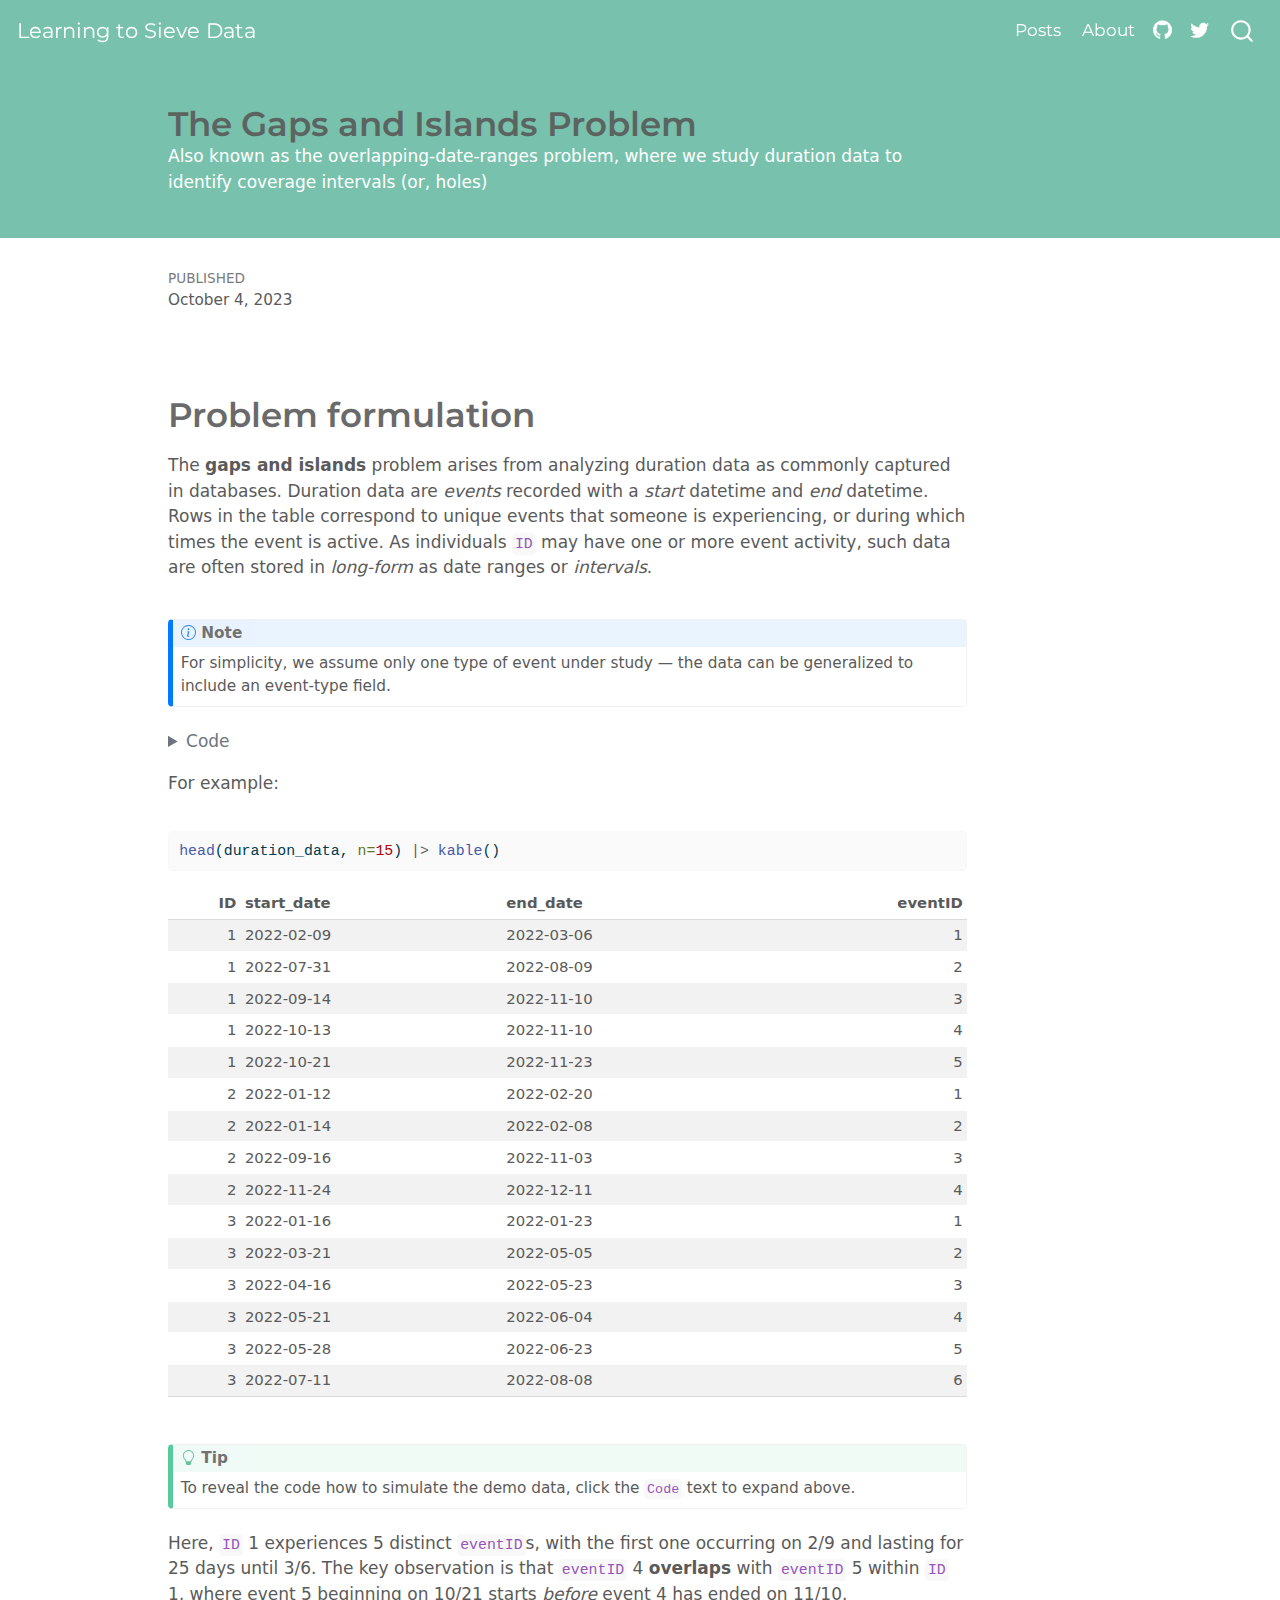
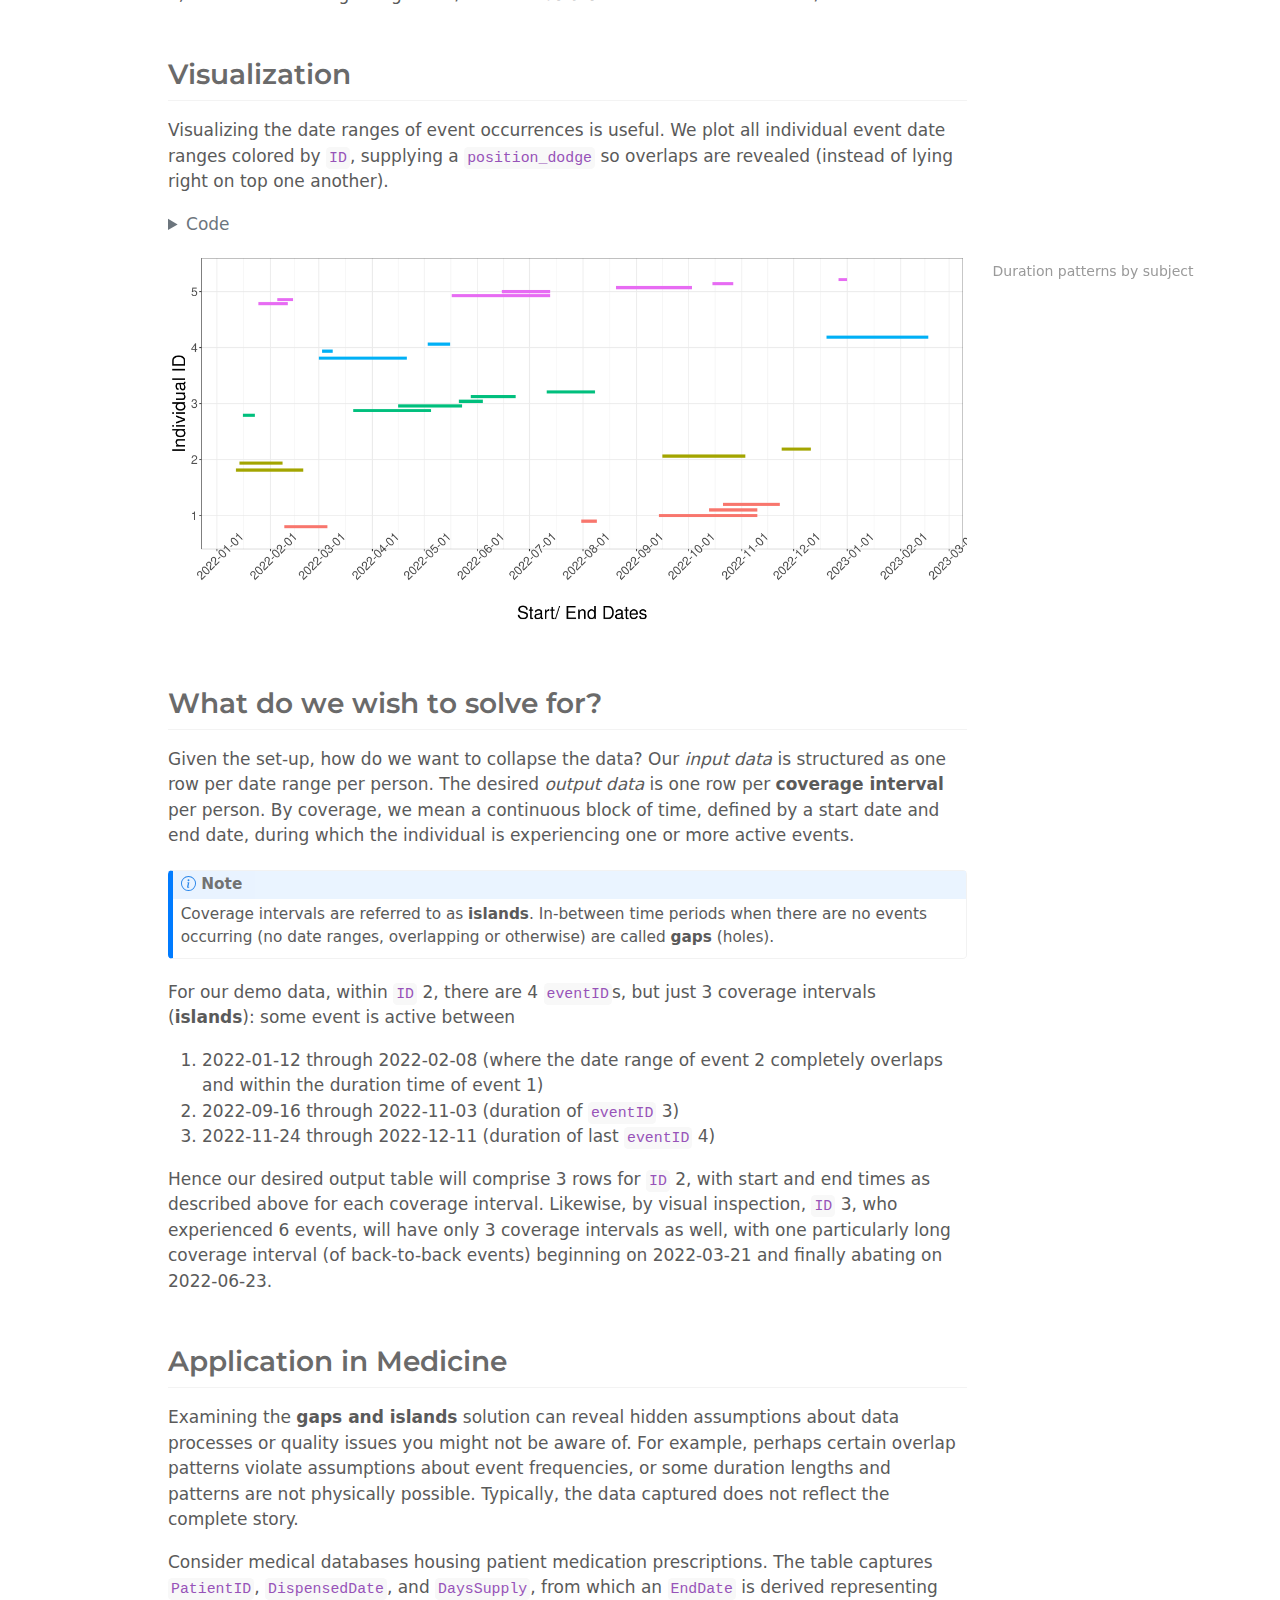
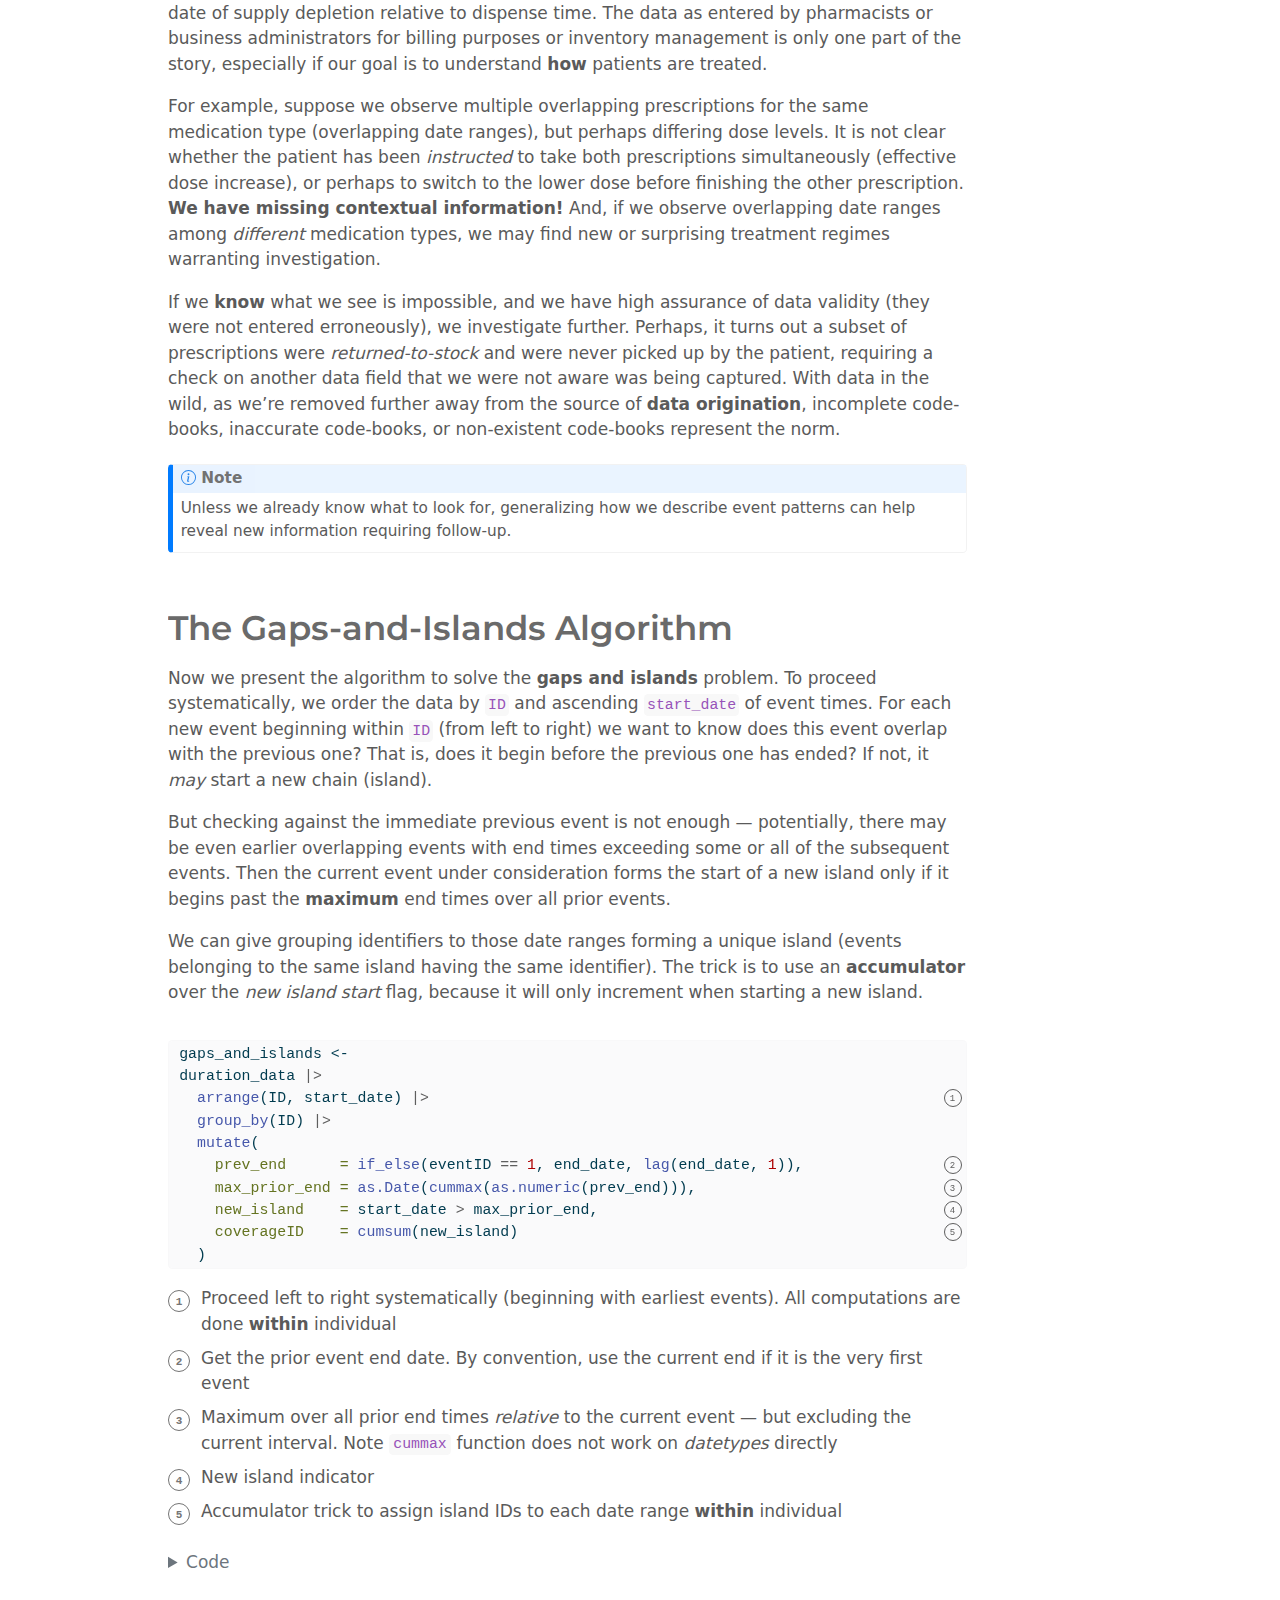
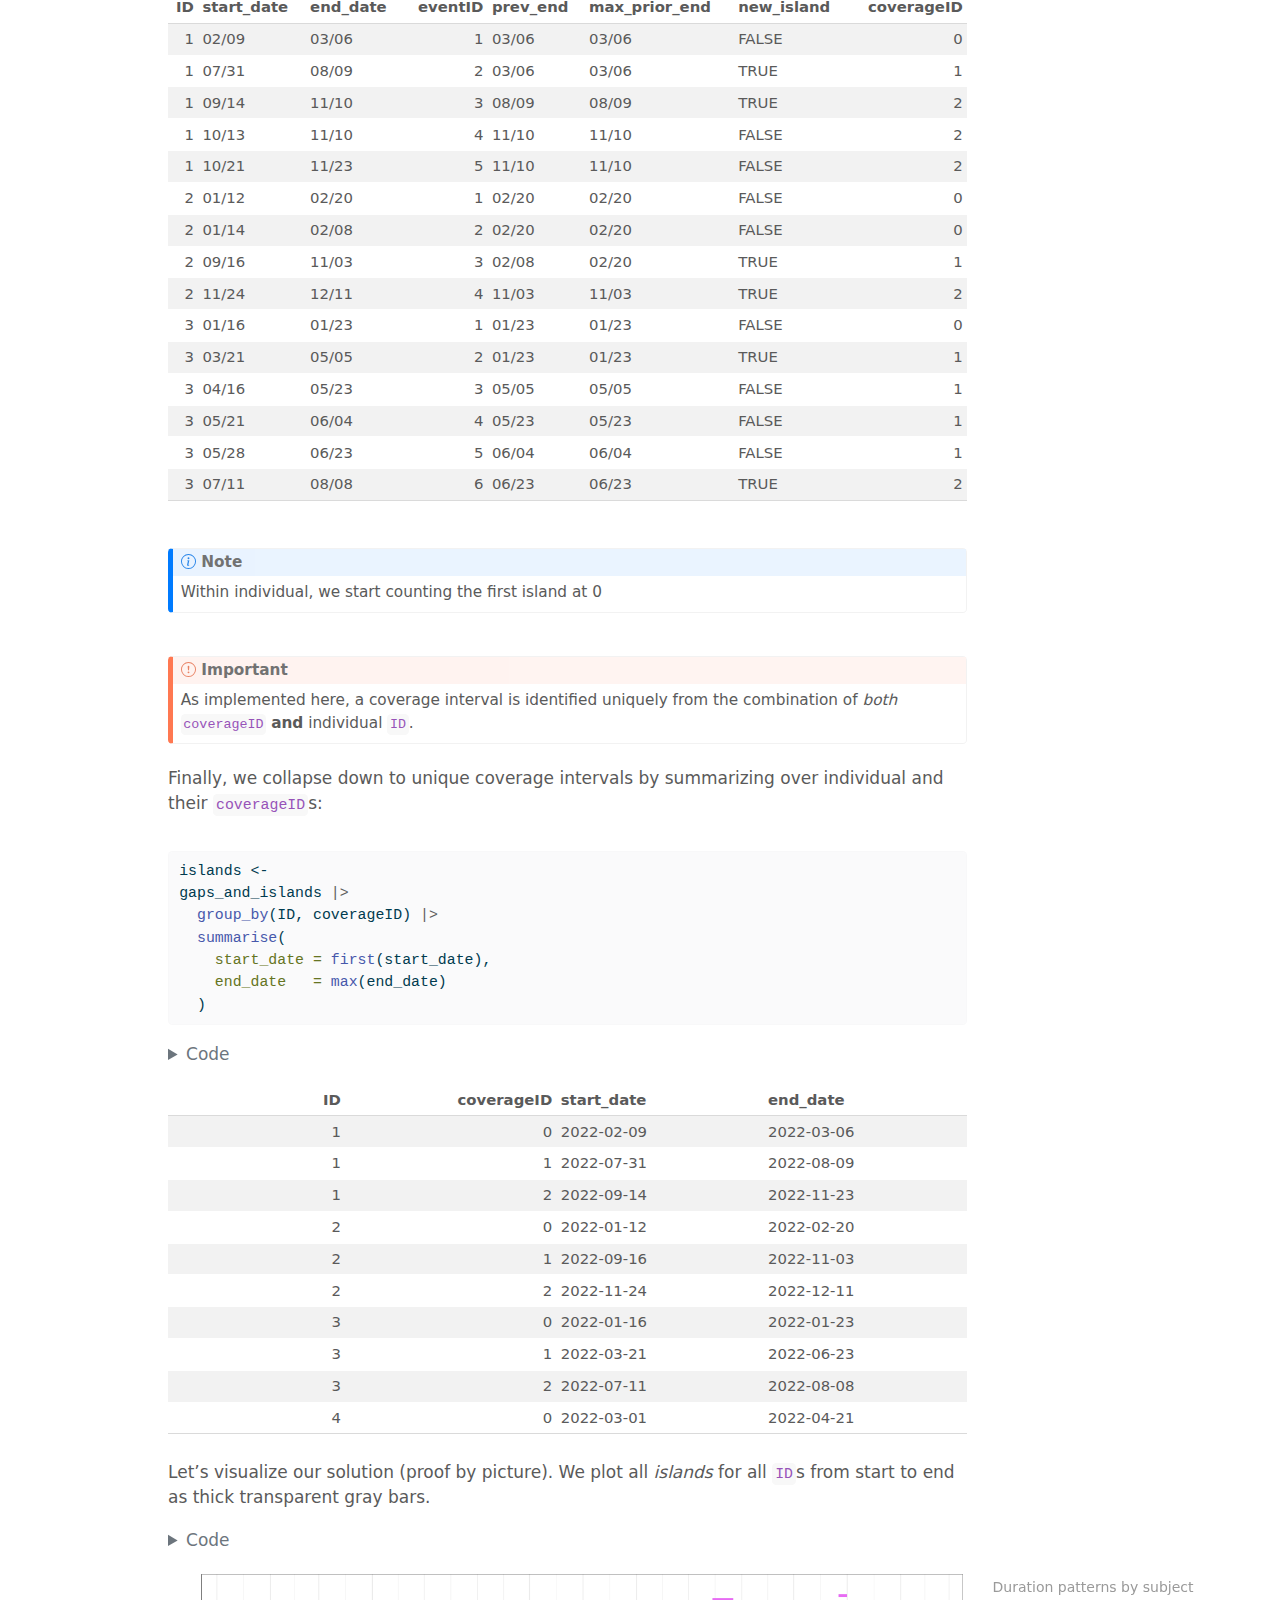
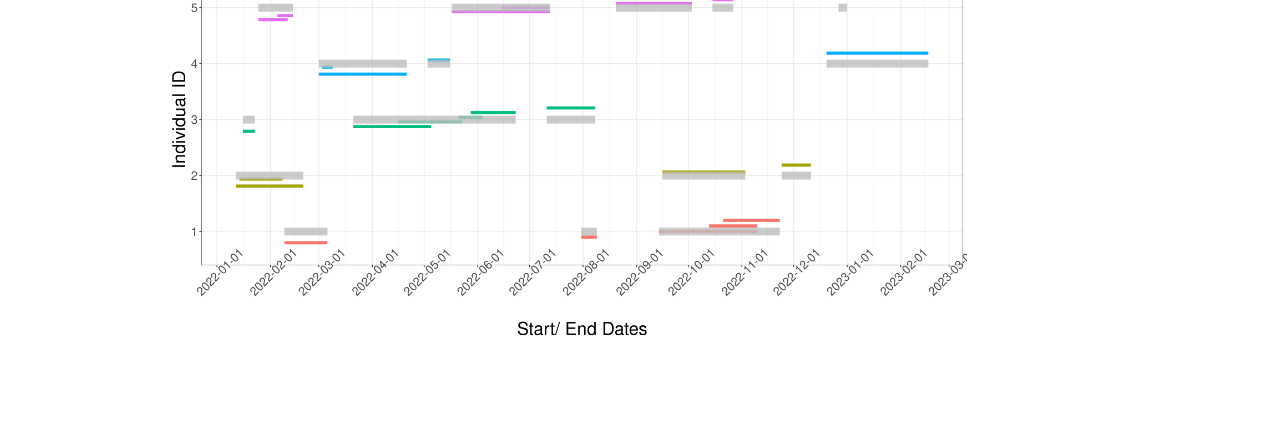
<file: docs/posts/gaps-and-islands/post.html>
<!DOCTYPE html>
<html xmlns="http://www.w3.org/1999/xhtml" lang="en" xml:lang="en"><head>

<meta charset="utf-8">
<meta name="generator" content="quarto-1.3.450">

<meta name="viewport" content="width=device-width, initial-scale=1.0, user-scalable=yes">

<meta name="dcterms.date" content="2023-10-04">
<meta name="description" content="Also known as the overlapping-date-ranges problem, where we study duration data to identify coverage intervals (or, holes)">

<title>Learning to Sieve Data - The Gaps and Islands Problem</title>
<style>
code{white-space: pre-wrap;}
span.smallcaps{font-variant: small-caps;}
div.columns{display: flex; gap: min(4vw, 1.5em);}
div.column{flex: auto; overflow-x: auto;}
div.hanging-indent{margin-left: 1.5em; text-indent: -1.5em;}
ul.task-list{list-style: none;}
ul.task-list li input[type="checkbox"] {
  width: 0.8em;
  margin: 0 0.8em 0.2em -1em; /* quarto-specific, see https://github.com/quarto-dev/quarto-cli/issues/4556 */ 
  vertical-align: middle;
}
/* CSS for syntax highlighting */
pre > code.sourceCode { white-space: pre; position: relative; }
pre > code.sourceCode > span { display: inline-block; line-height: 1.25; }
pre > code.sourceCode > span:empty { height: 1.2em; }
.sourceCode { overflow: visible; }
code.sourceCode > span { color: inherit; text-decoration: inherit; }
div.sourceCode { margin: 1em 0; }
pre.sourceCode { margin: 0; }
@media screen {
div.sourceCode { overflow: auto; }
}
@media print {
pre > code.sourceCode { white-space: pre-wrap; }
pre > code.sourceCode > span { text-indent: -5em; padding-left: 5em; }
}
pre.numberSource code
  { counter-reset: source-line 0; }
pre.numberSource code > span
  { position: relative; left: -4em; counter-increment: source-line; }
pre.numberSource code > span > a:first-child::before
  { content: counter(source-line);
    position: relative; left: -1em; text-align: right; vertical-align: baseline;
    border: none; display: inline-block;
    -webkit-touch-callout: none; -webkit-user-select: none;
    -khtml-user-select: none; -moz-user-select: none;
    -ms-user-select: none; user-select: none;
    padding: 0 4px; width: 4em;
  }
pre.numberSource { margin-left: 3em;  padding-left: 4px; }
div.sourceCode
  {   }
@media screen {
pre > code.sourceCode > span > a:first-child::before { text-decoration: underline; }
}
</style>


<script src="../../site_libs/quarto-nav/quarto-nav.js"></script>
<script src="../../site_libs/quarto-nav/headroom.min.js"></script>
<script src="../../site_libs/clipboard/clipboard.min.js"></script>
<script src="../../site_libs/quarto-search/autocomplete.umd.js"></script>
<script src="../../site_libs/quarto-search/fuse.min.js"></script>
<script src="../../site_libs/quarto-search/quarto-search.js"></script>
<meta name="quarto:offset" content="../../">
<script src="../../site_libs/quarto-html/quarto.js"></script>
<script src="../../site_libs/quarto-html/popper.min.js"></script>
<script src="../../site_libs/quarto-html/tippy.umd.min.js"></script>
<script src="../../site_libs/quarto-html/anchor.min.js"></script>
<link href="../../site_libs/quarto-html/tippy.css" rel="stylesheet">
<link href="../../site_libs/quarto-html/quarto-syntax-highlighting.css" rel="stylesheet" id="quarto-text-highlighting-styles">
<script src="../../site_libs/bootstrap/bootstrap.min.js"></script>
<link href="../../site_libs/bootstrap/bootstrap-icons.css" rel="stylesheet">
<link href="../../site_libs/bootstrap/bootstrap.min.css" rel="stylesheet" id="quarto-bootstrap" data-mode="light">
<script id="quarto-search-options" type="application/json">{
  "location": "navbar",
  "copy-button": false,
  "collapse-after": 3,
  "panel-placement": "end",
  "type": "overlay",
  "limit": 20,
  "language": {
    "search-no-results-text": "No results",
    "search-matching-documents-text": "matching documents",
    "search-copy-link-title": "Copy link to search",
    "search-hide-matches-text": "Hide additional matches",
    "search-more-match-text": "more match in this document",
    "search-more-matches-text": "more matches in this document",
    "search-clear-button-title": "Clear",
    "search-detached-cancel-button-title": "Cancel",
    "search-submit-button-title": "Submit",
    "search-label": "Search"
  }
}</script>

<script src="../../site_libs/kePrint-0.0.1/kePrint.js"></script>
<link href="../../site_libs/lightable-0.0.1/lightable.css" rel="stylesheet">


<link rel="stylesheet" href="../../styles.css">
</head>

<body class="nav-fixed">

<div id="quarto-search-results"></div>
  <header id="quarto-header" class="headroom fixed-top">
    <nav class="navbar navbar-expand-lg navbar-dark ">
      <div class="navbar-container container-fluid">
      <div class="navbar-brand-container">
    <a class="navbar-brand" href="../../index.html">
    <span class="navbar-title">Learning to Sieve Data</span>
    </a>
  </div>
            <div id="quarto-search" class="" title="Search"></div>
          <button class="navbar-toggler" type="button" data-bs-toggle="collapse" data-bs-target="#navbarCollapse" aria-controls="navbarCollapse" aria-expanded="false" aria-label="Toggle navigation" onclick="if (window.quartoToggleHeadroom) { window.quartoToggleHeadroom(); }">
  <span class="navbar-toggler-icon"></span>
</button>
          <div class="collapse navbar-collapse" id="navbarCollapse">
            <ul class="navbar-nav navbar-nav-scroll ms-auto">
  <li class="nav-item">
    <a class="nav-link" href="../../blog.html" rel="" target="">
 <span class="menu-text">Posts</span></a>
  </li>  
  <li class="nav-item">
    <a class="nav-link" href="../../index.html" rel="" target="">
 <span class="menu-text">About</span></a>
  </li>  
  <li class="nav-item compact">
    <a class="nav-link" href="https://github.com/tyvan266" rel="" target=""><i class="bi bi-github" role="img">
</i> 
 <span class="menu-text"></span></a>
  </li>  
  <li class="nav-item compact">
    <a class="nav-link" href="https://twitter.com" rel="" target=""><i class="bi bi-twitter" role="img">
</i> 
 <span class="menu-text"></span></a>
  </li>  
</ul>
            <div class="quarto-navbar-tools">
</div>
          </div> <!-- /navcollapse -->
      </div> <!-- /container-fluid -->
    </nav>
</header>
<!-- content -->
<header id="title-block-header" class="quarto-title-block default page-columns page-full">
  <div class="quarto-title-banner page-columns page-full">
    <div class="quarto-title column-body">
      <h1 class="title">The Gaps and Islands Problem</h1>
                  <div>
        <div class="description">
          Also known as the overlapping-date-ranges problem, where we study duration data to identify coverage intervals (or, holes)
        </div>
      </div>
                </div>
  </div>
    
  
  <div class="quarto-title-meta">

      
      <div>
      <div class="quarto-title-meta-heading">Published</div>
      <div class="quarto-title-meta-contents">
        <p class="date">October 4, 2023</p>
      </div>
    </div>
    
      
    </div>
    
  
  </header><div id="quarto-content" class="quarto-container page-columns page-rows-contents page-layout-article page-navbar">
<!-- sidebar -->
<!-- margin-sidebar -->
    <div id="quarto-margin-sidebar" class="sidebar margin-sidebar">
        
    </div>
<!-- main -->
<main class="content quarto-banner-title-block page-columns page-full" id="quarto-document-content">




<section id="problem-formulation" class="level1 page-columns page-full">
<h1>Problem formulation</h1>
<p>The <strong>gaps and islands</strong> problem arises from analyzing duration data as commonly captured in databases. Duration data are <em>events</em> recorded with a <em>start</em> datetime and <em>end</em> datetime. Rows in the table correspond to unique events that someone is experiencing, or during which times the event is active. As individuals <code>ID</code> may have one or more event activity, such data are often stored in <em>long-form</em> as date ranges or <em>intervals</em>.</p>
<div class="callout callout-style-default callout-note callout-titled">
<div class="callout-header d-flex align-content-center">
<div class="callout-icon-container">
<i class="callout-icon"></i>
</div>
<div class="callout-title-container flex-fill">
Note
</div>
</div>
<div class="callout-body-container callout-body">
<p>For simplicity, we assume only one type of event under study — the data can be generalized to include an event-type field.</p>
</div>
</div>
<div class="cell">
<details>
<summary>Code</summary>
<div class="sourceCode cell-code" id="cb1"><pre class="sourceCode r code-with-copy"><code class="sourceCode r"><span id="cb1-1"><a href="#cb1-1" aria-hidden="true" tabindex="-1"></a><span class="fu">library</span>(tidyverse)</span>
<span id="cb1-2"><a href="#cb1-2" aria-hidden="true" tabindex="-1"></a><span class="fu">library</span>(knitr)</span>
<span id="cb1-3"><a href="#cb1-3" aria-hidden="true" tabindex="-1"></a><span class="fu">library</span>(kableExtra)</span>
<span id="cb1-4"><a href="#cb1-4" aria-hidden="true" tabindex="-1"></a></span>
<span id="cb1-5"><a href="#cb1-5" aria-hidden="true" tabindex="-1"></a><span class="fu">set.seed</span>(<span class="dv">12345</span>)</span>
<span id="cb1-6"><a href="#cb1-6" aria-hidden="true" tabindex="-1"></a></span>
<span id="cb1-7"><a href="#cb1-7" aria-hidden="true" tabindex="-1"></a><span class="co"># 10 individuals</span></span>
<span id="cb1-8"><a href="#cb1-8" aria-hidden="true" tabindex="-1"></a>ID <span class="ot">&lt;-</span> <span class="dv">1</span><span class="sc">:</span><span class="dv">10</span></span>
<span id="cb1-9"><a href="#cb1-9" aria-hidden="true" tabindex="-1"></a></span>
<span id="cb1-10"><a href="#cb1-10" aria-hidden="true" tabindex="-1"></a><span class="co"># 3 to 7 events per person </span></span>
<span id="cb1-11"><a href="#cb1-11" aria-hidden="true" tabindex="-1"></a>n_events <span class="ot">&lt;-</span> <span class="fu">sample</span>(<span class="dv">3</span><span class="sc">:</span><span class="dv">7</span>, <span class="dv">10</span>, <span class="at">replace =</span> <span class="cn">TRUE</span>)</span>
<span id="cb1-12"><a href="#cb1-12" aria-hidden="true" tabindex="-1"></a></span>
<span id="cb1-13"><a href="#cb1-13" aria-hidden="true" tabindex="-1"></a>duration_data <span class="ot">&lt;-</span> <span class="fu">tibble</span>(<span class="at">ID =</span> <span class="fu">rep</span>(ID, n_events)) <span class="sc">|&gt;</span> </span>
<span id="cb1-14"><a href="#cb1-14" aria-hidden="true" tabindex="-1"></a>  <span class="fu">mutate</span>(</span>
<span id="cb1-15"><a href="#cb1-15" aria-hidden="true" tabindex="-1"></a>    <span class="at">start_date =</span> </span>
<span id="cb1-16"><a href="#cb1-16" aria-hidden="true" tabindex="-1"></a>      <span class="fu">sample</span>(<span class="fu">seq</span>(<span class="fu">as.Date</span>(<span class="st">'2022-01-01'</span>), <span class="fu">as.Date</span>(<span class="st">'2022-12-31'</span>), <span class="at">by =</span> <span class="st">"day"</span>), <span class="fu">n</span>(), <span class="at">replace =</span> <span class="cn">TRUE</span>),</span>
<span id="cb1-17"><a href="#cb1-17" aria-hidden="true" tabindex="-1"></a>    <span class="co"># 3 days - 2 months episodes </span></span>
<span id="cb1-18"><a href="#cb1-18" aria-hidden="true" tabindex="-1"></a>    <span class="at">end_date =</span> start_date <span class="sc">+</span> <span class="fu">sample</span>(<span class="dv">3</span><span class="sc">:</span><span class="dv">60</span>, <span class="fu">n</span>(), <span class="at">replace =</span> <span class="cn">TRUE</span>)   </span>
<span id="cb1-19"><a href="#cb1-19" aria-hidden="true" tabindex="-1"></a>  ) <span class="sc">|&gt;</span> </span>
<span id="cb1-20"><a href="#cb1-20" aria-hidden="true" tabindex="-1"></a>  <span class="fu">arrange</span>(ID, start_date) <span class="sc">|&gt;</span> </span>
<span id="cb1-21"><a href="#cb1-21" aria-hidden="true" tabindex="-1"></a>  <span class="fu">group_by</span>(ID) <span class="sc">|&gt;</span> </span>
<span id="cb1-22"><a href="#cb1-22" aria-hidden="true" tabindex="-1"></a>  <span class="fu">mutate</span>(<span class="at">eventID =</span> <span class="fu">row_number</span>())</span></code><button title="Copy to Clipboard" class="code-copy-button"><i class="bi"></i></button></pre></div>
</details>
</div>
<p>For example:</p>
<div class="cell">
<div class="sourceCode cell-code" id="cb2"><pre class="sourceCode r code-with-copy"><code class="sourceCode r"><span id="cb2-1"><a href="#cb2-1" aria-hidden="true" tabindex="-1"></a><span class="fu">head</span>(duration_data, <span class="at">n=</span><span class="dv">15</span>) <span class="sc">|&gt;</span> <span class="fu">kable</span>()</span></code><button title="Copy to Clipboard" class="code-copy-button"><i class="bi"></i></button></pre></div>
<div class="cell-output-display">
<table data-quarto-postprocess="true" class="table table-sm table-striped small">
<thead>
<tr class="header">
<th style="text-align: right;" data-quarto-table-cell-role="th">ID</th>
<th style="text-align: left;" data-quarto-table-cell-role="th">start_date</th>
<th style="text-align: left;" data-quarto-table-cell-role="th">end_date</th>
<th style="text-align: right;" data-quarto-table-cell-role="th">eventID</th>
</tr>
</thead>
<tbody>
<tr class="odd">
<td style="text-align: right;">1</td>
<td style="text-align: left;">2022-02-09</td>
<td style="text-align: left;">2022-03-06</td>
<td style="text-align: right;">1</td>
</tr>
<tr class="even">
<td style="text-align: right;">1</td>
<td style="text-align: left;">2022-07-31</td>
<td style="text-align: left;">2022-08-09</td>
<td style="text-align: right;">2</td>
</tr>
<tr class="odd">
<td style="text-align: right;">1</td>
<td style="text-align: left;">2022-09-14</td>
<td style="text-align: left;">2022-11-10</td>
<td style="text-align: right;">3</td>
</tr>
<tr class="even">
<td style="text-align: right;">1</td>
<td style="text-align: left;">2022-10-13</td>
<td style="text-align: left;">2022-11-10</td>
<td style="text-align: right;">4</td>
</tr>
<tr class="odd">
<td style="text-align: right;">1</td>
<td style="text-align: left;">2022-10-21</td>
<td style="text-align: left;">2022-11-23</td>
<td style="text-align: right;">5</td>
</tr>
<tr class="even">
<td style="text-align: right;">2</td>
<td style="text-align: left;">2022-01-12</td>
<td style="text-align: left;">2022-02-20</td>
<td style="text-align: right;">1</td>
</tr>
<tr class="odd">
<td style="text-align: right;">2</td>
<td style="text-align: left;">2022-01-14</td>
<td style="text-align: left;">2022-02-08</td>
<td style="text-align: right;">2</td>
</tr>
<tr class="even">
<td style="text-align: right;">2</td>
<td style="text-align: left;">2022-09-16</td>
<td style="text-align: left;">2022-11-03</td>
<td style="text-align: right;">3</td>
</tr>
<tr class="odd">
<td style="text-align: right;">2</td>
<td style="text-align: left;">2022-11-24</td>
<td style="text-align: left;">2022-12-11</td>
<td style="text-align: right;">4</td>
</tr>
<tr class="even">
<td style="text-align: right;">3</td>
<td style="text-align: left;">2022-01-16</td>
<td style="text-align: left;">2022-01-23</td>
<td style="text-align: right;">1</td>
</tr>
<tr class="odd">
<td style="text-align: right;">3</td>
<td style="text-align: left;">2022-03-21</td>
<td style="text-align: left;">2022-05-05</td>
<td style="text-align: right;">2</td>
</tr>
<tr class="even">
<td style="text-align: right;">3</td>
<td style="text-align: left;">2022-04-16</td>
<td style="text-align: left;">2022-05-23</td>
<td style="text-align: right;">3</td>
</tr>
<tr class="odd">
<td style="text-align: right;">3</td>
<td style="text-align: left;">2022-05-21</td>
<td style="text-align: left;">2022-06-04</td>
<td style="text-align: right;">4</td>
</tr>
<tr class="even">
<td style="text-align: right;">3</td>
<td style="text-align: left;">2022-05-28</td>
<td style="text-align: left;">2022-06-23</td>
<td style="text-align: right;">5</td>
</tr>
<tr class="odd">
<td style="text-align: right;">3</td>
<td style="text-align: left;">2022-07-11</td>
<td style="text-align: left;">2022-08-08</td>
<td style="text-align: right;">6</td>
</tr>
</tbody>
</table>


</div>
</div>
<div class="callout callout-style-default callout-tip callout-titled">
<div class="callout-header d-flex align-content-center">
<div class="callout-icon-container">
<i class="callout-icon"></i>
</div>
<div class="callout-title-container flex-fill">
Tip
</div>
</div>
<div class="callout-body-container callout-body">
<p>To reveal the code how to simulate the demo data, click the <code>Code</code> text to expand above.</p>
</div>
</div>
<p>Here, <code>ID</code> 1 experiences 5 distinct <code>eventID</code>s, with the first one occurring on 2/9 and lasting for 25 days until 3/6. The key observation is that <code>eventID</code> 4 <strong>overlaps</strong> with <code>eventID</code> 5 within <code>ID</code> 1, where event 5 beginning on 10/21 starts <em>before</em> event 4 has ended on 11/10.</p>
<section id="visualization" class="level2 page-columns page-full">
<h2 class="anchored" data-anchor-id="visualization">Visualization</h2>
<p>Visualizing the date ranges of event occurrences is useful. We plot all individual event date ranges colored by <code>ID</code>, supplying a <code>position_dodge</code> so overlaps are revealed (instead of lying right on top one another).</p>
<div class="cell page-columns page-full">
<details>
<summary>Code</summary>
<div class="sourceCode cell-code" id="cb3"><pre class="sourceCode r code-with-copy"><code class="sourceCode r"><span id="cb3-1"><a href="#cb3-1" aria-hidden="true" tabindex="-1"></a><span class="fu">library</span>(ggplot2)</span>
<span id="cb3-2"><a href="#cb3-2" aria-hidden="true" tabindex="-1"></a></span>
<span id="cb3-3"><a href="#cb3-3" aria-hidden="true" tabindex="-1"></a><span class="fu">ggplot</span>(duration_data <span class="sc">|&gt;</span> <span class="fu">filter</span>(ID <span class="sc">&lt;=</span> <span class="dv">5</span>),</span>
<span id="cb3-4"><a href="#cb3-4" aria-hidden="true" tabindex="-1"></a>       <span class="fu">aes</span>(<span class="at">y =</span> <span class="fu">factor</span>(ID), <span class="at">xmin =</span> start_date, <span class="at">xmax =</span> end_date, <span class="at">color =</span> <span class="fu">factor</span>(ID))) <span class="sc">+</span></span>
<span id="cb3-5"><a href="#cb3-5" aria-hidden="true" tabindex="-1"></a>  <span class="fu">geom_linerange</span>(<span class="at">position =</span> <span class="fu">position_dodge2</span>(<span class="at">width =</span> .<span class="dv">5</span>), <span class="at">linewidth =</span> <span class="dv">2</span>) <span class="sc">+</span></span>
<span id="cb3-6"><a href="#cb3-6" aria-hidden="true" tabindex="-1"></a>  <span class="fu">theme_bw</span>() <span class="sc">+</span> </span>
<span id="cb3-7"><a href="#cb3-7" aria-hidden="true" tabindex="-1"></a>  <span class="fu">xlab</span>(<span class="st">"Start/ End Dates"</span>) <span class="sc">+</span> <span class="fu">ylab</span>(<span class="st">"Individual ID"</span>) <span class="sc">+</span></span>
<span id="cb3-8"><a href="#cb3-8" aria-hidden="true" tabindex="-1"></a>  <span class="fu">scale_x_date</span>(<span class="at">date_breaks =</span> <span class="st">"1 month"</span>) <span class="sc">+</span> </span>
<span id="cb3-9"><a href="#cb3-9" aria-hidden="true" tabindex="-1"></a>  <span class="fu">theme</span>(</span>
<span id="cb3-10"><a href="#cb3-10" aria-hidden="true" tabindex="-1"></a>    <span class="at">axis.text.x =</span> <span class="fu">element_text</span>(<span class="at">size =</span> <span class="dv">16</span>, <span class="at">angle =</span> <span class="dv">45</span>),</span>
<span id="cb3-11"><a href="#cb3-11" aria-hidden="true" tabindex="-1"></a>    <span class="at">axis.text.y =</span> <span class="fu">element_text</span>(<span class="at">size =</span> <span class="dv">16</span>),</span>
<span id="cb3-12"><a href="#cb3-12" aria-hidden="true" tabindex="-1"></a>    <span class="at">axis.title.x =</span> <span class="fu">element_text</span>(<span class="at">size =</span> <span class="dv">24</span>),</span>
<span id="cb3-13"><a href="#cb3-13" aria-hidden="true" tabindex="-1"></a>    <span class="at">axis.title.y =</span> <span class="fu">element_text</span>(<span class="at">size =</span> <span class="dv">24</span>),</span>
<span id="cb3-14"><a href="#cb3-14" aria-hidden="true" tabindex="-1"></a>    <span class="at">legend.position =</span> <span class="st">'none'</span></span>
<span id="cb3-15"><a href="#cb3-15" aria-hidden="true" tabindex="-1"></a>  )</span></code><button title="Copy to Clipboard" class="code-copy-button"><i class="bi"></i></button></pre></div>
</details>
<div class="cell-output-display page-columns page-full">
<div class="quarto-figure quarto-figure-center page-columns page-full">
<figure class="figure page-columns page-full">
<p><img src="post_files/figure-html/unnamed-chunk-3-1.png" class="img-fluid figure-img" width="1440"></p>
<figcaption class="figure-caption margin-caption">Duration patterns by subject</figcaption>
</figure>
</div>
</div>
</div>
</section>
<section id="what-do-we-wish-to-solve-for" class="level2">
<h2 class="anchored" data-anchor-id="what-do-we-wish-to-solve-for">What do we wish to solve for?</h2>
<p>Given the set-up, how do we want to collapse the data? Our <em>input data</em> is structured as one row per date range per person. The desired <em>output data</em> is one row per <strong>coverage interval</strong> per person. By coverage, we mean a continuous block of time, defined by a start date and end date, during which the individual is experiencing one or more active events.</p>
<div class="callout callout-style-default callout-note callout-titled">
<div class="callout-header d-flex align-content-center">
<div class="callout-icon-container">
<i class="callout-icon"></i>
</div>
<div class="callout-title-container flex-fill">
Note
</div>
</div>
<div class="callout-body-container callout-body">
<p>Coverage intervals are referred to as <strong>islands</strong>. In-between time periods when there are no events occurring (no date ranges, overlapping or otherwise) are called <strong>gaps</strong> (holes).</p>
</div>
</div>
<p>For our demo data, within <code>ID</code> 2, there are 4 <code>eventID</code>s, but just 3 coverage intervals (<strong>islands</strong>): some event is active between</p>
<ol type="1">
<li>2022-01-12 through 2022-02-08 (where the date range of event 2 completely overlaps and within the duration time of event 1)</li>
<li>2022-09-16 through 2022-11-03 (duration of <code>eventID</code> 3)</li>
<li>2022-11-24 through 2022-12-11 (duration of last <code>eventID</code> 4)</li>
</ol>
<p>Hence our desired output table will comprise 3 rows for <code>ID</code> 2, with start and end times as described above for each coverage interval. Likewise, by visual inspection, <code>ID</code> 3, who experienced 6 events, will have only 3 coverage intervals as well, with one particularly long coverage interval (of back-to-back events) beginning on 2022-03-21 and finally abating on 2022-06-23.</p>
</section>
<section id="application-in-medicine" class="level2">
<h2 class="anchored" data-anchor-id="application-in-medicine">Application in Medicine</h2>
<p>Examining the <strong>gaps and islands</strong> solution can reveal hidden assumptions about data processes or quality issues you might not be aware of. For example, perhaps certain overlap patterns violate assumptions about event frequencies, or some duration lengths and patterns are not physically possible. Typically, the data captured does not reflect the complete story.</p>
<p>Consider medical databases housing patient medication prescriptions. The table captures <code>PatientID</code>, <code>DispensedDate</code>, and <code>DaysSupply</code>, from which an <code>EndDate</code> is derived representing date of supply depletion relative to dispense time. The data as entered by pharmacists or business administrators for billing purposes or inventory management is only one part of the story, especially if our goal is to understand <strong>how</strong> patients are treated.</p>
<p>For example, suppose we observe multiple overlapping prescriptions for the same medication type (overlapping date ranges), but perhaps differing dose levels. It is not clear whether the patient has been <em>instructed</em> to take both prescriptions simultaneously (effective dose increase), or perhaps to switch to the lower dose before finishing the other prescription. <strong>We have missing contextual information!</strong> And, if we observe overlapping date ranges among <em>different</em> medication types, we may find new or surprising treatment regimes warranting investigation.</p>
<p>If we <strong>know</strong> what we see is impossible, and we have high assurance of data validity (they were not entered erroneously), we investigate further. Perhaps, it turns out a subset of prescriptions were <em>returned-to-stock</em> and were never picked up by the patient, requiring a check on another data field that we were not aware was being captured. With data in the wild, as we’re removed further away from the source of <strong>data origination</strong>, incomplete code-books, inaccurate code-books, or non-existent code-books represent the norm.</p>
<div class="callout callout-style-default callout-note callout-titled">
<div class="callout-header d-flex align-content-center">
<div class="callout-icon-container">
<i class="callout-icon"></i>
</div>
<div class="callout-title-container flex-fill">
Note
</div>
</div>
<div class="callout-body-container callout-body">
<p>Unless we already know what to look for, generalizing how we describe event patterns can help reveal new information requiring follow-up.</p>
</div>
</div>
</section>
</section>
<section id="the-gaps-and-islands-algorithm" class="level1 page-columns page-full">
<h1>The Gaps-and-Islands Algorithm</h1>
<p>Now we present the algorithm to solve the <strong>gaps and islands</strong> problem. To proceed systematically, we order the data by <code>ID</code> and ascending <code>start_date</code> of event times. For each new event beginning within <code>ID</code> (from left to right) we want to know does this event overlap with the previous one? That is, does it begin before the previous one has ended? If not, it <em>may</em> start a new chain (island).</p>
<p>But checking against the immediate previous event is not enough — potentially, there may be even earlier overlapping events with end times exceeding some or all of the subsequent events. Then the current event under consideration forms the start of a new island only if it begins past the <strong>maximum</strong> end times over all prior events.</p>
<p>We can give grouping identifiers to those date ranges forming a unique island (events belonging to the same island having the same identifier). The trick is to use an <strong>accumulator</strong> over the <em>new island start</em> flag, because it will only increment when starting a new island.</p>
<div class="cell">
<div class="sourceCode cell-code" id="annotated-cell-4"><pre class="sourceCode r code-annotation-code code-with-copy code-annotated"><code class="sourceCode r"><span id="annotated-cell-4-1"><a href="#annotated-cell-4-1" aria-hidden="true" tabindex="-1"></a>gaps_and_islands <span class="ot">&lt;-</span> </span>
<span id="annotated-cell-4-2"><a href="#annotated-cell-4-2" aria-hidden="true" tabindex="-1"></a>duration_data <span class="sc">|&gt;</span> </span>
<a class="code-annotation-anchor" data-target-cell="annotated-cell-4" data-target-annotation="1" onclick="event.preventDefault();">1</a><span id="annotated-cell-4-3" class="code-annotation-target"><a href="#annotated-cell-4-3" aria-hidden="true" tabindex="-1"></a>  <span class="fu">arrange</span>(ID, start_date) <span class="sc">|&gt;</span></span>
<span id="annotated-cell-4-4"><a href="#annotated-cell-4-4" aria-hidden="true" tabindex="-1"></a>  <span class="fu">group_by</span>(ID) <span class="sc">|&gt;</span></span>
<span id="annotated-cell-4-5"><a href="#annotated-cell-4-5" aria-hidden="true" tabindex="-1"></a>  <span class="fu">mutate</span>(</span>
<a class="code-annotation-anchor" data-target-cell="annotated-cell-4" data-target-annotation="2" onclick="event.preventDefault();">2</a><span id="annotated-cell-4-6" class="code-annotation-target"><a href="#annotated-cell-4-6" aria-hidden="true" tabindex="-1"></a>    <span class="at">prev_end      =</span> <span class="fu">if_else</span>(eventID <span class="sc">==</span> <span class="dv">1</span>, end_date, <span class="fu">lag</span>(end_date, <span class="dv">1</span>)),</span>
<a class="code-annotation-anchor" data-target-cell="annotated-cell-4" data-target-annotation="3" onclick="event.preventDefault();">3</a><span id="annotated-cell-4-7" class="code-annotation-target"><a href="#annotated-cell-4-7" aria-hidden="true" tabindex="-1"></a>    <span class="at">max_prior_end =</span> <span class="fu">as.Date</span>(<span class="fu">cummax</span>(<span class="fu">as.numeric</span>(prev_end))),</span>
<a class="code-annotation-anchor" data-target-cell="annotated-cell-4" data-target-annotation="4" onclick="event.preventDefault();">4</a><span id="annotated-cell-4-8" class="code-annotation-target"><a href="#annotated-cell-4-8" aria-hidden="true" tabindex="-1"></a>    <span class="at">new_island    =</span> start_date <span class="sc">&gt;</span> max_prior_end,</span>
<a class="code-annotation-anchor" data-target-cell="annotated-cell-4" data-target-annotation="5" onclick="event.preventDefault();">5</a><span id="annotated-cell-4-9" class="code-annotation-target"><a href="#annotated-cell-4-9" aria-hidden="true" tabindex="-1"></a>    <span class="at">coverageID    =</span> <span class="fu">cumsum</span>(new_island)</span>
<span id="annotated-cell-4-10"><a href="#annotated-cell-4-10" aria-hidden="true" tabindex="-1"></a>  ) </span><div class="code-annotation-gutter-bg"></div><div class="code-annotation-gutter"></div></code><button title="Copy to Clipboard" class="code-copy-button"><i class="bi"></i></button></pre></div>
<div class="cell-annotation">
<dl class="code-annotation-container-grid">
<dt data-target-cell="annotated-cell-4" data-target-annotation="1">1</dt>
<dd>
<span data-code-cell="annotated-cell-4" data-code-lines="3,4" data-code-annotation="1">Proceed left to right systematically (beginning with earliest events). All computations are done <strong>within</strong> individual</span>
</dd>
<dt data-target-cell="annotated-cell-4" data-target-annotation="2">2</dt>
<dd>
<span data-code-cell="annotated-cell-4" data-code-lines="6" data-code-annotation="2">Get the prior event end date. By convention, use the current end if it is the very first event</span>
</dd>
<dt data-target-cell="annotated-cell-4" data-target-annotation="3">3</dt>
<dd>
<span data-code-cell="annotated-cell-4" data-code-lines="7" data-code-annotation="3">Maximum over all prior end times <em>relative</em> to the current event — but excluding the current interval. Note <code>cummax</code> function does not work on <em>datetypes</em> directly</span>
</dd>
<dt data-target-cell="annotated-cell-4" data-target-annotation="4">4</dt>
<dd>
<span data-code-cell="annotated-cell-4" data-code-lines="8" data-code-annotation="4">New island indicator</span>
</dd>
<dt data-target-cell="annotated-cell-4" data-target-annotation="5">5</dt>
<dd>
<span data-code-cell="annotated-cell-4" data-code-lines="9" data-code-annotation="5">Accumulator trick to assign island IDs to each date range <strong>within</strong> individual</span>
</dd>
</dl>
</div>
</div>
<div class="cell">
<details>
<summary>Code</summary>
<div class="sourceCode cell-code" id="cb4"><pre class="sourceCode r code-with-copy"><code class="sourceCode r"><span id="cb4-1"><a href="#cb4-1" aria-hidden="true" tabindex="-1"></a>gaps_and_islands <span class="sc">|&gt;</span></span>
<span id="cb4-2"><a href="#cb4-2" aria-hidden="true" tabindex="-1"></a>  <span class="fu">mutate_if</span>(is.Date, <span class="sc">~</span> <span class="fu">format</span>(.x, <span class="st">'%m/%d'</span>)) <span class="sc">|&gt;</span> </span>
<span id="cb4-3"><a href="#cb4-3" aria-hidden="true" tabindex="-1"></a>  <span class="fu">head</span>(<span class="at">n=</span><span class="dv">15</span>) <span class="sc">|&gt;</span> <span class="fu">kable</span>()</span></code><button title="Copy to Clipboard" class="code-copy-button"><i class="bi"></i></button></pre></div>
</details>
<div class="cell-output-display">
<table data-quarto-postprocess="true" class="table table-sm table-striped small">
<thead>
<tr class="header">
<th style="text-align: right;" data-quarto-table-cell-role="th">ID</th>
<th style="text-align: left;" data-quarto-table-cell-role="th">start_date</th>
<th style="text-align: left;" data-quarto-table-cell-role="th">end_date</th>
<th style="text-align: right;" data-quarto-table-cell-role="th">eventID</th>
<th style="text-align: left;" data-quarto-table-cell-role="th">prev_end</th>
<th style="text-align: left;" data-quarto-table-cell-role="th">max_prior_end</th>
<th style="text-align: left;" data-quarto-table-cell-role="th">new_island</th>
<th style="text-align: right;" data-quarto-table-cell-role="th">coverageID</th>
</tr>
</thead>
<tbody>
<tr class="odd">
<td style="text-align: right;">1</td>
<td style="text-align: left;">02/09</td>
<td style="text-align: left;">03/06</td>
<td style="text-align: right;">1</td>
<td style="text-align: left;">03/06</td>
<td style="text-align: left;">03/06</td>
<td style="text-align: left;">FALSE</td>
<td style="text-align: right;">0</td>
</tr>
<tr class="even">
<td style="text-align: right;">1</td>
<td style="text-align: left;">07/31</td>
<td style="text-align: left;">08/09</td>
<td style="text-align: right;">2</td>
<td style="text-align: left;">03/06</td>
<td style="text-align: left;">03/06</td>
<td style="text-align: left;">TRUE</td>
<td style="text-align: right;">1</td>
</tr>
<tr class="odd">
<td style="text-align: right;">1</td>
<td style="text-align: left;">09/14</td>
<td style="text-align: left;">11/10</td>
<td style="text-align: right;">3</td>
<td style="text-align: left;">08/09</td>
<td style="text-align: left;">08/09</td>
<td style="text-align: left;">TRUE</td>
<td style="text-align: right;">2</td>
</tr>
<tr class="even">
<td style="text-align: right;">1</td>
<td style="text-align: left;">10/13</td>
<td style="text-align: left;">11/10</td>
<td style="text-align: right;">4</td>
<td style="text-align: left;">11/10</td>
<td style="text-align: left;">11/10</td>
<td style="text-align: left;">FALSE</td>
<td style="text-align: right;">2</td>
</tr>
<tr class="odd">
<td style="text-align: right;">1</td>
<td style="text-align: left;">10/21</td>
<td style="text-align: left;">11/23</td>
<td style="text-align: right;">5</td>
<td style="text-align: left;">11/10</td>
<td style="text-align: left;">11/10</td>
<td style="text-align: left;">FALSE</td>
<td style="text-align: right;">2</td>
</tr>
<tr class="even">
<td style="text-align: right;">2</td>
<td style="text-align: left;">01/12</td>
<td style="text-align: left;">02/20</td>
<td style="text-align: right;">1</td>
<td style="text-align: left;">02/20</td>
<td style="text-align: left;">02/20</td>
<td style="text-align: left;">FALSE</td>
<td style="text-align: right;">0</td>
</tr>
<tr class="odd">
<td style="text-align: right;">2</td>
<td style="text-align: left;">01/14</td>
<td style="text-align: left;">02/08</td>
<td style="text-align: right;">2</td>
<td style="text-align: left;">02/20</td>
<td style="text-align: left;">02/20</td>
<td style="text-align: left;">FALSE</td>
<td style="text-align: right;">0</td>
</tr>
<tr class="even">
<td style="text-align: right;">2</td>
<td style="text-align: left;">09/16</td>
<td style="text-align: left;">11/03</td>
<td style="text-align: right;">3</td>
<td style="text-align: left;">02/08</td>
<td style="text-align: left;">02/20</td>
<td style="text-align: left;">TRUE</td>
<td style="text-align: right;">1</td>
</tr>
<tr class="odd">
<td style="text-align: right;">2</td>
<td style="text-align: left;">11/24</td>
<td style="text-align: left;">12/11</td>
<td style="text-align: right;">4</td>
<td style="text-align: left;">11/03</td>
<td style="text-align: left;">11/03</td>
<td style="text-align: left;">TRUE</td>
<td style="text-align: right;">2</td>
</tr>
<tr class="even">
<td style="text-align: right;">3</td>
<td style="text-align: left;">01/16</td>
<td style="text-align: left;">01/23</td>
<td style="text-align: right;">1</td>
<td style="text-align: left;">01/23</td>
<td style="text-align: left;">01/23</td>
<td style="text-align: left;">FALSE</td>
<td style="text-align: right;">0</td>
</tr>
<tr class="odd">
<td style="text-align: right;">3</td>
<td style="text-align: left;">03/21</td>
<td style="text-align: left;">05/05</td>
<td style="text-align: right;">2</td>
<td style="text-align: left;">01/23</td>
<td style="text-align: left;">01/23</td>
<td style="text-align: left;">TRUE</td>
<td style="text-align: right;">1</td>
</tr>
<tr class="even">
<td style="text-align: right;">3</td>
<td style="text-align: left;">04/16</td>
<td style="text-align: left;">05/23</td>
<td style="text-align: right;">3</td>
<td style="text-align: left;">05/05</td>
<td style="text-align: left;">05/05</td>
<td style="text-align: left;">FALSE</td>
<td style="text-align: right;">1</td>
</tr>
<tr class="odd">
<td style="text-align: right;">3</td>
<td style="text-align: left;">05/21</td>
<td style="text-align: left;">06/04</td>
<td style="text-align: right;">4</td>
<td style="text-align: left;">05/23</td>
<td style="text-align: left;">05/23</td>
<td style="text-align: left;">FALSE</td>
<td style="text-align: right;">1</td>
</tr>
<tr class="even">
<td style="text-align: right;">3</td>
<td style="text-align: left;">05/28</td>
<td style="text-align: left;">06/23</td>
<td style="text-align: right;">5</td>
<td style="text-align: left;">06/04</td>
<td style="text-align: left;">06/04</td>
<td style="text-align: left;">FALSE</td>
<td style="text-align: right;">1</td>
</tr>
<tr class="odd">
<td style="text-align: right;">3</td>
<td style="text-align: left;">07/11</td>
<td style="text-align: left;">08/08</td>
<td style="text-align: right;">6</td>
<td style="text-align: left;">06/23</td>
<td style="text-align: left;">06/23</td>
<td style="text-align: left;">TRUE</td>
<td style="text-align: right;">2</td>
</tr>
</tbody>
</table>


</div>
</div>
<div class="callout callout-style-default callout-note callout-titled">
<div class="callout-header d-flex align-content-center">
<div class="callout-icon-container">
<i class="callout-icon"></i>
</div>
<div class="callout-title-container flex-fill">
Note
</div>
</div>
<div class="callout-body-container callout-body">
<p>Within individual, we start counting the first island at 0</p>
</div>
</div>
<div class="callout callout-style-default callout-important callout-titled">
<div class="callout-header d-flex align-content-center">
<div class="callout-icon-container">
<i class="callout-icon"></i>
</div>
<div class="callout-title-container flex-fill">
Important
</div>
</div>
<div class="callout-body-container callout-body">
<p>As implemented here, a coverage interval is identified uniquely from the combination of <em>both</em> <code>coverageID</code> <strong>and</strong> individual <code>ID</code>.</p>
</div>
</div>
<p>Finally, we collapse down to unique coverage intervals by summarizing over individual and their <code>coverageID</code>s:</p>
<div class="cell">
<div class="sourceCode cell-code" id="cb5"><pre class="sourceCode r code-with-copy"><code class="sourceCode r"><span id="cb5-1"><a href="#cb5-1" aria-hidden="true" tabindex="-1"></a>islands <span class="ot">&lt;-</span></span>
<span id="cb5-2"><a href="#cb5-2" aria-hidden="true" tabindex="-1"></a>gaps_and_islands <span class="sc">|&gt;</span> </span>
<span id="cb5-3"><a href="#cb5-3" aria-hidden="true" tabindex="-1"></a>  <span class="fu">group_by</span>(ID, coverageID) <span class="sc">|&gt;</span> </span>
<span id="cb5-4"><a href="#cb5-4" aria-hidden="true" tabindex="-1"></a>  <span class="fu">summarise</span>(</span>
<span id="cb5-5"><a href="#cb5-5" aria-hidden="true" tabindex="-1"></a>    <span class="at">start_date =</span> <span class="fu">first</span>(start_date),</span>
<span id="cb5-6"><a href="#cb5-6" aria-hidden="true" tabindex="-1"></a>    <span class="at">end_date   =</span> <span class="fu">max</span>(end_date) </span>
<span id="cb5-7"><a href="#cb5-7" aria-hidden="true" tabindex="-1"></a>  )  </span></code><button title="Copy to Clipboard" class="code-copy-button"><i class="bi"></i></button></pre></div>
</div>
<div class="cell">
<details>
<summary>Code</summary>
<div class="sourceCode cell-code" id="cb6"><pre class="sourceCode r code-with-copy"><code class="sourceCode r"><span id="cb6-1"><a href="#cb6-1" aria-hidden="true" tabindex="-1"></a>islands <span class="sc">|&gt;</span> </span>
<span id="cb6-2"><a href="#cb6-2" aria-hidden="true" tabindex="-1"></a>  <span class="fu">head</span>(<span class="at">n=</span><span class="dv">10</span>) <span class="sc">|&gt;</span> <span class="fu">kable</span>() <span class="sc">|&gt;</span> <span class="fu">kable_styling</span>(<span class="at">full_width=</span><span class="cn">FALSE</span>) <span class="sc">|&gt;</span> </span>
<span id="cb6-3"><a href="#cb6-3" aria-hidden="true" tabindex="-1"></a>  <span class="fu">column_spec</span>(<span class="dv">1</span><span class="sc">:</span><span class="dv">4</span>, <span class="at">width =</span> <span class="st">"20em"</span>)</span></code><button title="Copy to Clipboard" class="code-copy-button"><i class="bi"></i></button></pre></div>
</details>
<div class="cell-output-display">
<table class="table table-sm table-striped small" data-quarto-postprocess="true">
<thead>
<tr class="header">
<th style="text-align: right;" data-quarto-table-cell-role="th">ID</th>
<th style="text-align: right;" data-quarto-table-cell-role="th">coverageID</th>
<th style="text-align: left;" data-quarto-table-cell-role="th">start_date</th>
<th style="text-align: left;" data-quarto-table-cell-role="th">end_date</th>
</tr>
</thead>
<tbody>
<tr class="odd">
<td style="text-align: right; width: 20em;">1</td>
<td style="text-align: right; width: 20em;">0</td>
<td style="text-align: left; width: 20em;">2022-02-09</td>
<td style="text-align: left; width: 20em;">2022-03-06</td>
</tr>
<tr class="even">
<td style="text-align: right; width: 20em;">1</td>
<td style="text-align: right; width: 20em;">1</td>
<td style="text-align: left; width: 20em;">2022-07-31</td>
<td style="text-align: left; width: 20em;">2022-08-09</td>
</tr>
<tr class="odd">
<td style="text-align: right; width: 20em;">1</td>
<td style="text-align: right; width: 20em;">2</td>
<td style="text-align: left; width: 20em;">2022-09-14</td>
<td style="text-align: left; width: 20em;">2022-11-23</td>
</tr>
<tr class="even">
<td style="text-align: right; width: 20em;">2</td>
<td style="text-align: right; width: 20em;">0</td>
<td style="text-align: left; width: 20em;">2022-01-12</td>
<td style="text-align: left; width: 20em;">2022-02-20</td>
</tr>
<tr class="odd">
<td style="text-align: right; width: 20em;">2</td>
<td style="text-align: right; width: 20em;">1</td>
<td style="text-align: left; width: 20em;">2022-09-16</td>
<td style="text-align: left; width: 20em;">2022-11-03</td>
</tr>
<tr class="even">
<td style="text-align: right; width: 20em;">2</td>
<td style="text-align: right; width: 20em;">2</td>
<td style="text-align: left; width: 20em;">2022-11-24</td>
<td style="text-align: left; width: 20em;">2022-12-11</td>
</tr>
<tr class="odd">
<td style="text-align: right; width: 20em;">3</td>
<td style="text-align: right; width: 20em;">0</td>
<td style="text-align: left; width: 20em;">2022-01-16</td>
<td style="text-align: left; width: 20em;">2022-01-23</td>
</tr>
<tr class="even">
<td style="text-align: right; width: 20em;">3</td>
<td style="text-align: right; width: 20em;">1</td>
<td style="text-align: left; width: 20em;">2022-03-21</td>
<td style="text-align: left; width: 20em;">2022-06-23</td>
</tr>
<tr class="odd">
<td style="text-align: right; width: 20em;">3</td>
<td style="text-align: right; width: 20em;">2</td>
<td style="text-align: left; width: 20em;">2022-07-11</td>
<td style="text-align: left; width: 20em;">2022-08-08</td>
</tr>
<tr class="even">
<td style="text-align: right; width: 20em;">4</td>
<td style="text-align: right; width: 20em;">0</td>
<td style="text-align: left; width: 20em;">2022-03-01</td>
<td style="text-align: left; width: 20em;">2022-04-21</td>
</tr>
</tbody>
</table>


</div>
</div>
<p>Let’s visualize our solution (proof by picture). We plot all <em>islands</em> for all <code>ID</code>s from start to end as thick transparent gray bars.</p>
<div class="cell page-columns page-full">
<details>
<summary>Code</summary>
<div class="sourceCode cell-code" id="cb7"><pre class="sourceCode r code-with-copy"><code class="sourceCode r"><span id="cb7-1"><a href="#cb7-1" aria-hidden="true" tabindex="-1"></a><span class="fu">library</span>(ggplot2)</span>
<span id="cb7-2"><a href="#cb7-2" aria-hidden="true" tabindex="-1"></a></span>
<span id="cb7-3"><a href="#cb7-3" aria-hidden="true" tabindex="-1"></a><span class="co"># start with original date range data </span></span>
<span id="cb7-4"><a href="#cb7-4" aria-hidden="true" tabindex="-1"></a><span class="fu">ggplot</span>(duration_data <span class="sc">|&gt;</span> <span class="fu">filter</span>(ID <span class="sc">&lt;=</span> <span class="dv">5</span>),</span>
<span id="cb7-5"><a href="#cb7-5" aria-hidden="true" tabindex="-1"></a>       <span class="fu">aes</span>(<span class="at">y =</span> <span class="fu">factor</span>(ID), <span class="at">xmin =</span> start_date, <span class="at">xmax =</span> end_date, <span class="at">color =</span> <span class="fu">factor</span>(ID))) <span class="sc">+</span></span>
<span id="cb7-6"><a href="#cb7-6" aria-hidden="true" tabindex="-1"></a>  <span class="fu">geom_linerange</span>(<span class="at">position =</span> <span class="fu">position_dodge2</span>(<span class="at">width =</span> .<span class="dv">5</span>), <span class="at">linewidth =</span> <span class="dv">2</span>) <span class="sc">+</span></span>
<span id="cb7-7"><a href="#cb7-7" aria-hidden="true" tabindex="-1"></a>  </span>
<span id="cb7-8"><a href="#cb7-8" aria-hidden="true" tabindex="-1"></a>  <span class="co"># overlay the islands </span></span>
<span id="cb7-9"><a href="#cb7-9" aria-hidden="true" tabindex="-1"></a>  <span class="fu">geom_linerange</span>(<span class="at">data =</span> islands <span class="sc">|&gt;</span> <span class="fu">filter</span>(ID <span class="sc">&lt;=</span> <span class="dv">5</span>),</span>
<span id="cb7-10"><a href="#cb7-10" aria-hidden="true" tabindex="-1"></a>                 <span class="at">mapping =</span> <span class="fu">aes</span>(<span class="at">y =</span> <span class="fu">factor</span>(ID), <span class="at">xmin =</span> start_date, <span class="at">xmax =</span> end_date),</span>
<span id="cb7-11"><a href="#cb7-11" aria-hidden="true" tabindex="-1"></a>                 <span class="at">color =</span> <span class="st">"grey"</span>, <span class="at">alpha =</span> .<span class="dv">8</span>, <span class="at">linewidth =</span> <span class="dv">5</span>) <span class="sc">+</span> </span>
<span id="cb7-12"><a href="#cb7-12" aria-hidden="true" tabindex="-1"></a>  </span>
<span id="cb7-13"><a href="#cb7-13" aria-hidden="true" tabindex="-1"></a>  <span class="fu">theme_bw</span>() <span class="sc">+</span> </span>
<span id="cb7-14"><a href="#cb7-14" aria-hidden="true" tabindex="-1"></a>  <span class="fu">xlab</span>(<span class="st">"Start/ End Dates"</span>) <span class="sc">+</span> <span class="fu">ylab</span>(<span class="st">"Individual ID"</span>) <span class="sc">+</span></span>
<span id="cb7-15"><a href="#cb7-15" aria-hidden="true" tabindex="-1"></a>  <span class="fu">scale_x_date</span>(<span class="at">date_breaks =</span> <span class="st">"1 month"</span>) <span class="sc">+</span> </span>
<span id="cb7-16"><a href="#cb7-16" aria-hidden="true" tabindex="-1"></a>  <span class="fu">theme</span>(</span>
<span id="cb7-17"><a href="#cb7-17" aria-hidden="true" tabindex="-1"></a>    <span class="at">axis.text.x =</span> <span class="fu">element_text</span>(<span class="at">size =</span> <span class="dv">16</span>, <span class="at">angle =</span> <span class="dv">45</span>),</span>
<span id="cb7-18"><a href="#cb7-18" aria-hidden="true" tabindex="-1"></a>    <span class="at">axis.text.y =</span> <span class="fu">element_text</span>(<span class="at">size =</span> <span class="dv">16</span>),</span>
<span id="cb7-19"><a href="#cb7-19" aria-hidden="true" tabindex="-1"></a>    <span class="at">axis.title.x =</span> <span class="fu">element_text</span>(<span class="at">size =</span> <span class="dv">24</span>),</span>
<span id="cb7-20"><a href="#cb7-20" aria-hidden="true" tabindex="-1"></a>    <span class="at">axis.title.y =</span> <span class="fu">element_text</span>(<span class="at">size =</span> <span class="dv">24</span>),</span>
<span id="cb7-21"><a href="#cb7-21" aria-hidden="true" tabindex="-1"></a>    <span class="at">legend.position =</span> <span class="st">'none'</span></span>
<span id="cb7-22"><a href="#cb7-22" aria-hidden="true" tabindex="-1"></a>  )</span></code><button title="Copy to Clipboard" class="code-copy-button"><i class="bi"></i></button></pre></div>
</details>
<div class="cell-output-display page-columns page-full">
<div class="quarto-figure quarto-figure-center page-columns page-full">
<figure class="figure page-columns page-full">
<p><img src="post_files/figure-html/unnamed-chunk-8-1.png" class="img-fluid figure-img" width="1440"></p>
<figcaption class="figure-caption margin-caption">Duration patterns by subject</figcaption>
</figure>
</div>
</div>
</div>


</section>

</main> <!-- /main -->
<script id="quarto-html-after-body" type="application/javascript">
window.document.addEventListener("DOMContentLoaded", function (event) {
  const toggleBodyColorMode = (bsSheetEl) => {
    const mode = bsSheetEl.getAttribute("data-mode");
    const bodyEl = window.document.querySelector("body");
    if (mode === "dark") {
      bodyEl.classList.add("quarto-dark");
      bodyEl.classList.remove("quarto-light");
    } else {
      bodyEl.classList.add("quarto-light");
      bodyEl.classList.remove("quarto-dark");
    }
  }
  const toggleBodyColorPrimary = () => {
    const bsSheetEl = window.document.querySelector("link#quarto-bootstrap");
    if (bsSheetEl) {
      toggleBodyColorMode(bsSheetEl);
    }
  }
  toggleBodyColorPrimary();  
  const icon = "";
  const anchorJS = new window.AnchorJS();
  anchorJS.options = {
    placement: 'right',
    icon: icon
  };
  anchorJS.add('.anchored');
  const isCodeAnnotation = (el) => {
    for (const clz of el.classList) {
      if (clz.startsWith('code-annotation-')) {                     
        return true;
      }
    }
    return false;
  }
  const clipboard = new window.ClipboardJS('.code-copy-button', {
    text: function(trigger) {
      const codeEl = trigger.previousElementSibling.cloneNode(true);
      for (const childEl of codeEl.children) {
        if (isCodeAnnotation(childEl)) {
          childEl.remove();
        }
      }
      return codeEl.innerText;
    }
  });
  clipboard.on('success', function(e) {
    // button target
    const button = e.trigger;
    // don't keep focus
    button.blur();
    // flash "checked"
    button.classList.add('code-copy-button-checked');
    var currentTitle = button.getAttribute("title");
    button.setAttribute("title", "Copied!");
    let tooltip;
    if (window.bootstrap) {
      button.setAttribute("data-bs-toggle", "tooltip");
      button.setAttribute("data-bs-placement", "left");
      button.setAttribute("data-bs-title", "Copied!");
      tooltip = new bootstrap.Tooltip(button, 
        { trigger: "manual", 
          customClass: "code-copy-button-tooltip",
          offset: [0, -8]});
      tooltip.show();    
    }
    setTimeout(function() {
      if (tooltip) {
        tooltip.hide();
        button.removeAttribute("data-bs-title");
        button.removeAttribute("data-bs-toggle");
        button.removeAttribute("data-bs-placement");
      }
      button.setAttribute("title", currentTitle);
      button.classList.remove('code-copy-button-checked');
    }, 1000);
    // clear code selection
    e.clearSelection();
  });
  function tippyHover(el, contentFn) {
    const config = {
      allowHTML: true,
      content: contentFn,
      maxWidth: 500,
      delay: 100,
      arrow: false,
      appendTo: function(el) {
          return el.parentElement;
      },
      interactive: true,
      interactiveBorder: 10,
      theme: 'quarto',
      placement: 'bottom-start'
    };
    window.tippy(el, config); 
  }
  const noterefs = window.document.querySelectorAll('a[role="doc-noteref"]');
  for (var i=0; i<noterefs.length; i++) {
    const ref = noterefs[i];
    tippyHover(ref, function() {
      // use id or data attribute instead here
      let href = ref.getAttribute('data-footnote-href') || ref.getAttribute('href');
      try { href = new URL(href).hash; } catch {}
      const id = href.replace(/^#\/?/, "");
      const note = window.document.getElementById(id);
      return note.innerHTML;
    });
  }
      let selectedAnnoteEl;
      const selectorForAnnotation = ( cell, annotation) => {
        let cellAttr = 'data-code-cell="' + cell + '"';
        let lineAttr = 'data-code-annotation="' +  annotation + '"';
        const selector = 'span[' + cellAttr + '][' + lineAttr + ']';
        return selector;
      }
      const selectCodeLines = (annoteEl) => {
        const doc = window.document;
        const targetCell = annoteEl.getAttribute("data-target-cell");
        const targetAnnotation = annoteEl.getAttribute("data-target-annotation");
        const annoteSpan = window.document.querySelector(selectorForAnnotation(targetCell, targetAnnotation));
        const lines = annoteSpan.getAttribute("data-code-lines").split(",");
        const lineIds = lines.map((line) => {
          return targetCell + "-" + line;
        })
        let top = null;
        let height = null;
        let parent = null;
        if (lineIds.length > 0) {
            //compute the position of the single el (top and bottom and make a div)
            const el = window.document.getElementById(lineIds[0]);
            top = el.offsetTop;
            height = el.offsetHeight;
            parent = el.parentElement.parentElement;
          if (lineIds.length > 1) {
            const lastEl = window.document.getElementById(lineIds[lineIds.length - 1]);
            const bottom = lastEl.offsetTop + lastEl.offsetHeight;
            height = bottom - top;
          }
          if (top !== null && height !== null && parent !== null) {
            // cook up a div (if necessary) and position it 
            let div = window.document.getElementById("code-annotation-line-highlight");
            if (div === null) {
              div = window.document.createElement("div");
              div.setAttribute("id", "code-annotation-line-highlight");
              div.style.position = 'absolute';
              parent.appendChild(div);
            }
            div.style.top = top - 2 + "px";
            div.style.height = height + 4 + "px";
            let gutterDiv = window.document.getElementById("code-annotation-line-highlight-gutter");
            if (gutterDiv === null) {
              gutterDiv = window.document.createElement("div");
              gutterDiv.setAttribute("id", "code-annotation-line-highlight-gutter");
              gutterDiv.style.position = 'absolute';
              const codeCell = window.document.getElementById(targetCell);
              const gutter = codeCell.querySelector('.code-annotation-gutter');
              gutter.appendChild(gutterDiv);
            }
            gutterDiv.style.top = top - 2 + "px";
            gutterDiv.style.height = height + 4 + "px";
          }
          selectedAnnoteEl = annoteEl;
        }
      };
      const unselectCodeLines = () => {
        const elementsIds = ["code-annotation-line-highlight", "code-annotation-line-highlight-gutter"];
        elementsIds.forEach((elId) => {
          const div = window.document.getElementById(elId);
          if (div) {
            div.remove();
          }
        });
        selectedAnnoteEl = undefined;
      };
      // Attach click handler to the DT
      const annoteDls = window.document.querySelectorAll('dt[data-target-cell]');
      for (const annoteDlNode of annoteDls) {
        annoteDlNode.addEventListener('click', (event) => {
          const clickedEl = event.target;
          if (clickedEl !== selectedAnnoteEl) {
            unselectCodeLines();
            const activeEl = window.document.querySelector('dt[data-target-cell].code-annotation-active');
            if (activeEl) {
              activeEl.classList.remove('code-annotation-active');
            }
            selectCodeLines(clickedEl);
            clickedEl.classList.add('code-annotation-active');
          } else {
            // Unselect the line
            unselectCodeLines();
            clickedEl.classList.remove('code-annotation-active');
          }
        });
      }
  const findCites = (el) => {
    const parentEl = el.parentElement;
    if (parentEl) {
      const cites = parentEl.dataset.cites;
      if (cites) {
        return {
          el,
          cites: cites.split(' ')
        };
      } else {
        return findCites(el.parentElement)
      }
    } else {
      return undefined;
    }
  };
  var bibliorefs = window.document.querySelectorAll('a[role="doc-biblioref"]');
  for (var i=0; i<bibliorefs.length; i++) {
    const ref = bibliorefs[i];
    const citeInfo = findCites(ref);
    if (citeInfo) {
      tippyHover(citeInfo.el, function() {
        var popup = window.document.createElement('div');
        citeInfo.cites.forEach(function(cite) {
          var citeDiv = window.document.createElement('div');
          citeDiv.classList.add('hanging-indent');
          citeDiv.classList.add('csl-entry');
          var biblioDiv = window.document.getElementById('ref-' + cite);
          if (biblioDiv) {
            citeDiv.innerHTML = biblioDiv.innerHTML;
          }
          popup.appendChild(citeDiv);
        });
        return popup.innerHTML;
      });
    }
  }
});
</script>
</div> <!-- /content -->



</body></html>
</file>
<file: docs/site_libs/quarto-html/tippy.css>
.tippy-box[data-animation=fade][data-state=hidden]{opacity:0}[data-tippy-root]{max-width:calc(100vw - 10px)}.tippy-box{position:relative;background-color:#333;color:#fff;border-radius:4px;font-size:14px;line-height:1.4;white-space:normal;outline:0;transition-property:transform,visibility,opacity}.tippy-box[data-placement^=top]>.tippy-arrow{bottom:0}.tippy-box[data-placement^=top]>.tippy-arrow:before{bottom:-7px;left:0;border-width:8px 8px 0;border-top-color:initial;transform-origin:center top}.tippy-box[data-placement^=bottom]>.tippy-arrow{top:0}.tippy-box[data-placement^=bottom]>.tippy-arrow:before{top:-7px;left:0;border-width:0 8px 8px;border-bottom-color:initial;transform-origin:center bottom}.tippy-box[data-placement^=left]>.tippy-arrow{right:0}.tippy-box[data-placement^=left]>.tippy-arrow:before{border-width:8px 0 8px 8px;border-left-color:initial;right:-7px;transform-origin:center left}.tippy-box[data-placement^=right]>.tippy-arrow{left:0}.tippy-box[data-placement^=right]>.tippy-arrow:before{left:-7px;border-width:8px 8px 8px 0;border-right-color:initial;transform-origin:center right}.tippy-box[data-inertia][data-state=visible]{transition-timing-function:cubic-bezier(.54,1.5,.38,1.11)}.tippy-arrow{width:16px;height:16px;color:#333}.tippy-arrow:before{content:"";position:absolute;border-color:transparent;border-style:solid}.tippy-content{position:relative;padding:5px 9px;z-index:1}
</file>
<file: docs/site_libs/quarto-html/quarto-syntax-highlighting.css>
/* quarto syntax highlight colors */
:root {
  --quarto-hl-ot-color: #003B4F;
  --quarto-hl-at-color: #657422;
  --quarto-hl-ss-color: #20794D;
  --quarto-hl-an-color: #5E5E5E;
  --quarto-hl-fu-color: #4758AB;
  --quarto-hl-st-color: #20794D;
  --quarto-hl-cf-color: #003B4F;
  --quarto-hl-op-color: #5E5E5E;
  --quarto-hl-er-color: #AD0000;
  --quarto-hl-bn-color: #AD0000;
  --quarto-hl-al-color: #AD0000;
  --quarto-hl-va-color: #111111;
  --quarto-hl-bu-color: inherit;
  --quarto-hl-ex-color: inherit;
  --quarto-hl-pp-color: #AD0000;
  --quarto-hl-in-color: #5E5E5E;
  --quarto-hl-vs-color: #20794D;
  --quarto-hl-wa-color: #5E5E5E;
  --quarto-hl-do-color: #5E5E5E;
  --quarto-hl-im-color: #00769E;
  --quarto-hl-ch-color: #20794D;
  --quarto-hl-dt-color: #AD0000;
  --quarto-hl-fl-color: #AD0000;
  --quarto-hl-co-color: #5E5E5E;
  --quarto-hl-cv-color: #5E5E5E;
  --quarto-hl-cn-color: #8f5902;
  --quarto-hl-sc-color: #5E5E5E;
  --quarto-hl-dv-color: #AD0000;
  --quarto-hl-kw-color: #003B4F;
}

/* other quarto variables */
:root {
  --quarto-font-monospace: SFMono-Regular, Menlo, Monaco, Consolas, "Liberation Mono", "Courier New", monospace;
}

pre > code.sourceCode > span {
  color: #003B4F;
}

code span {
  color: #003B4F;
}

code.sourceCode > span {
  color: #003B4F;
}

div.sourceCode,
div.sourceCode pre.sourceCode {
  color: #003B4F;
}

code span.ot {
  color: #003B4F;
  font-style: inherit;
}

code span.at {
  color: #657422;
  font-style: inherit;
}

code span.ss {
  color: #20794D;
  font-style: inherit;
}

code span.an {
  color: #5E5E5E;
  font-style: inherit;
}

code span.fu {
  color: #4758AB;
  font-style: inherit;
}

code span.st {
  color: #20794D;
  font-style: inherit;
}

code span.cf {
  color: #003B4F;
  font-style: inherit;
}

code span.op {
  color: #5E5E5E;
  font-style: inherit;
}

code span.er {
  color: #AD0000;
  font-style: inherit;
}

code span.bn {
  color: #AD0000;
  font-style: inherit;
}

code span.al {
  color: #AD0000;
  font-style: inherit;
}

code span.va {
  color: #111111;
  font-style: inherit;
}

code span.bu {
  font-style: inherit;
}

code span.ex {
  font-style: inherit;
}

code span.pp {
  color: #AD0000;
  font-style: inherit;
}

code span.in {
  color: #5E5E5E;
  font-style: inherit;
}

code span.vs {
  color: #20794D;
  font-style: inherit;
}

code span.wa {
  color: #5E5E5E;
  font-style: italic;
}

code span.do {
  color: #5E5E5E;
  font-style: italic;
}

code span.im {
  color: #00769E;
  font-style: inherit;
}

code span.ch {
  color: #20794D;
  font-style: inherit;
}

code span.dt {
  color: #AD0000;
  font-style: inherit;
}

code span.fl {
  color: #AD0000;
  font-style: inherit;
}

code span.co {
  color: #5E5E5E;
  font-style: inherit;
}

code span.cv {
  color: #5E5E5E;
  font-style: italic;
}

code span.cn {
  color: #8f5902;
  font-style: inherit;
}

code span.sc {
  color: #5E5E5E;
  font-style: inherit;
}

code span.dv {
  color: #AD0000;
  font-style: inherit;
}

code span.kw {
  color: #003B4F;
  font-style: inherit;
}

.prevent-inlining {
  content: "</";
}

/*# sourceMappingURL=debc5d5d77c3f9108843748ff7464032.css.map */
</file>
<file: docs/styles.css>
/* css styles */
</file>
<file: docs/site_libs/lightable-0.0.1/lightable.css>
/*!
 * lightable v0.0.1
 * Copyright 2020 Hao Zhu
 * Licensed under MIT (https://github.com/haozhu233/kableExtra/blob/master/LICENSE)
 */

.lightable-minimal {
  border-collapse: separate;
  border-spacing: 16px 1px;
  width: 100%;
  margin-bottom: 10px;
}

.lightable-minimal td {
  margin-left: 5px;
  margin-right: 5px;
}

.lightable-minimal th {
  margin-left: 5px;
  margin-right: 5px;
}

.lightable-minimal thead tr:last-child th {
  border-bottom: 2px solid #00000050;
  empty-cells: hide;

}

.lightable-minimal tbody tr:first-child td {
  padding-top: 0.5em;
}

.lightable-minimal.lightable-hover tbody tr:hover {
  background-color: #f5f5f5;
}

.lightable-minimal.lightable-striped tbody tr:nth-child(even) {
  background-color: #f5f5f5;
}

.lightable-classic {
  border-top: 0.16em solid #111111;
  border-bottom: 0.16em solid #111111;
  width: 100%;
  margin-bottom: 10px;
  margin: 10px 5px;
}

.lightable-classic tfoot tr td {
  border: 0;
}

.lightable-classic tfoot tr:first-child td {
  border-top: 0.14em solid #111111;
}

.lightable-classic caption {
  color: #222222;
}

.lightable-classic td {
  padding-left: 5px;
  padding-right: 5px;
  color: #222222;
}

.lightable-classic th {
  padding-left: 5px;
  padding-right: 5px;
  font-weight: normal;
  color: #222222;
}

.lightable-classic thead tr:last-child th {
  border-bottom: 0.10em solid #111111;
}

.lightable-classic.lightable-hover tbody tr:hover {
  background-color: #F9EEC1;
}

.lightable-classic.lightable-striped tbody tr:nth-child(even) {
  background-color: #f5f5f5;
}

.lightable-classic-2 {
  border-top: 3px double #111111;
  border-bottom: 3px double #111111;
  width: 100%;
  margin-bottom: 10px;
}

.lightable-classic-2 tfoot tr td {
  border: 0;
}

.lightable-classic-2 tfoot tr:first-child td {
  border-top: 3px double #111111;
}

.lightable-classic-2 caption {
  color: #222222;
}

.lightable-classic-2 td {
  padding-left: 5px;
  padding-right: 5px;
  color: #222222;
}

.lightable-classic-2 th {
  padding-left: 5px;
  padding-right: 5px;
  font-weight: normal;
  color: #222222;
}

.lightable-classic-2 tbody tr:last-child td {
  border-bottom: 3px double #111111;
}

.lightable-classic-2 thead tr:last-child th {
  border-bottom: 1px solid #111111;
}

.lightable-classic-2.lightable-hover tbody tr:hover {
  background-color: #F9EEC1;
}

.lightable-classic-2.lightable-striped tbody tr:nth-child(even) {
  background-color: #f5f5f5;
}

.lightable-material {
  min-width: 100%;
  white-space: nowrap;
  table-layout: fixed;
  font-family: Roboto, sans-serif;
  border: 1px solid #EEE;
  border-collapse: collapse;
  margin-bottom: 10px;
}

.lightable-material tfoot tr td {
  border: 0;
}

.lightable-material tfoot tr:first-child td {
  border-top: 1px solid #EEE;
}

.lightable-material th {
  height: 56px;
  padding-left: 16px;
  padding-right: 16px;
}

.lightable-material td {
  height: 52px;
  padding-left: 16px;
  padding-right: 16px;
  border-top: 1px solid #eeeeee;
}

.lightable-material.lightable-hover tbody tr:hover {
  background-color: #f5f5f5;
}

.lightable-material.lightable-striped tbody tr:nth-child(even) {
  background-color: #f5f5f5;
}

.lightable-material.lightable-striped tbody td {
  border: 0;
}

.lightable-material.lightable-striped thead tr:last-child th {
  border-bottom: 1px solid #ddd;
}

.lightable-material-dark {
  min-width: 100%;
  white-space: nowrap;
  table-layout: fixed;
  font-family: Roboto, sans-serif;
  border: 1px solid #FFFFFF12;
  border-collapse: collapse;
  margin-bottom: 10px;
  background-color: #363640;
}

.lightable-material-dark tfoot tr td {
  border: 0;
}

.lightable-material-dark tfoot tr:first-child td {
  border-top: 1px solid #FFFFFF12;
}

.lightable-material-dark th {
  height: 56px;
  padding-left: 16px;
  padding-right: 16px;
  color: #FFFFFF60;
}

.lightable-material-dark td {
  height: 52px;
  padding-left: 16px;
  padding-right: 16px;
  color: #FFFFFF;
  border-top: 1px solid #FFFFFF12;
}

.lightable-material-dark.lightable-hover tbody tr:hover {
  background-color: #FFFFFF12;
}

.lightable-material-dark.lightable-striped tbody tr:nth-child(even) {
  background-color: #FFFFFF12;
}

.lightable-material-dark.lightable-striped tbody td {
  border: 0;
}

.lightable-material-dark.lightable-striped thead tr:last-child th {
  border-bottom: 1px solid #FFFFFF12;
}

.lightable-paper {
  width: 100%;
  margin-bottom: 10px;
  color: #444;
}

.lightable-paper tfoot tr td {
  border: 0;
}

.lightable-paper tfoot tr:first-child td {
  border-top: 1px solid #00000020;
}

.lightable-paper thead tr:last-child th {
  color: #666;
  vertical-align: bottom;
  border-bottom: 1px solid #00000020;
  line-height: 1.15em;
  padding: 10px 5px;
}

.lightable-paper td {
  vertical-align: middle;
  border-bottom: 1px solid #00000010;
  line-height: 1.15em;
  padding: 7px 5px;
}

.lightable-paper.lightable-hover tbody tr:hover {
  background-color: #F9EEC1;
}

.lightable-paper.lightable-striped tbody tr:nth-child(even) {
  background-color: #00000008;
}

.lightable-paper.lightable-striped tbody td {
  border: 0;
}
</file>
